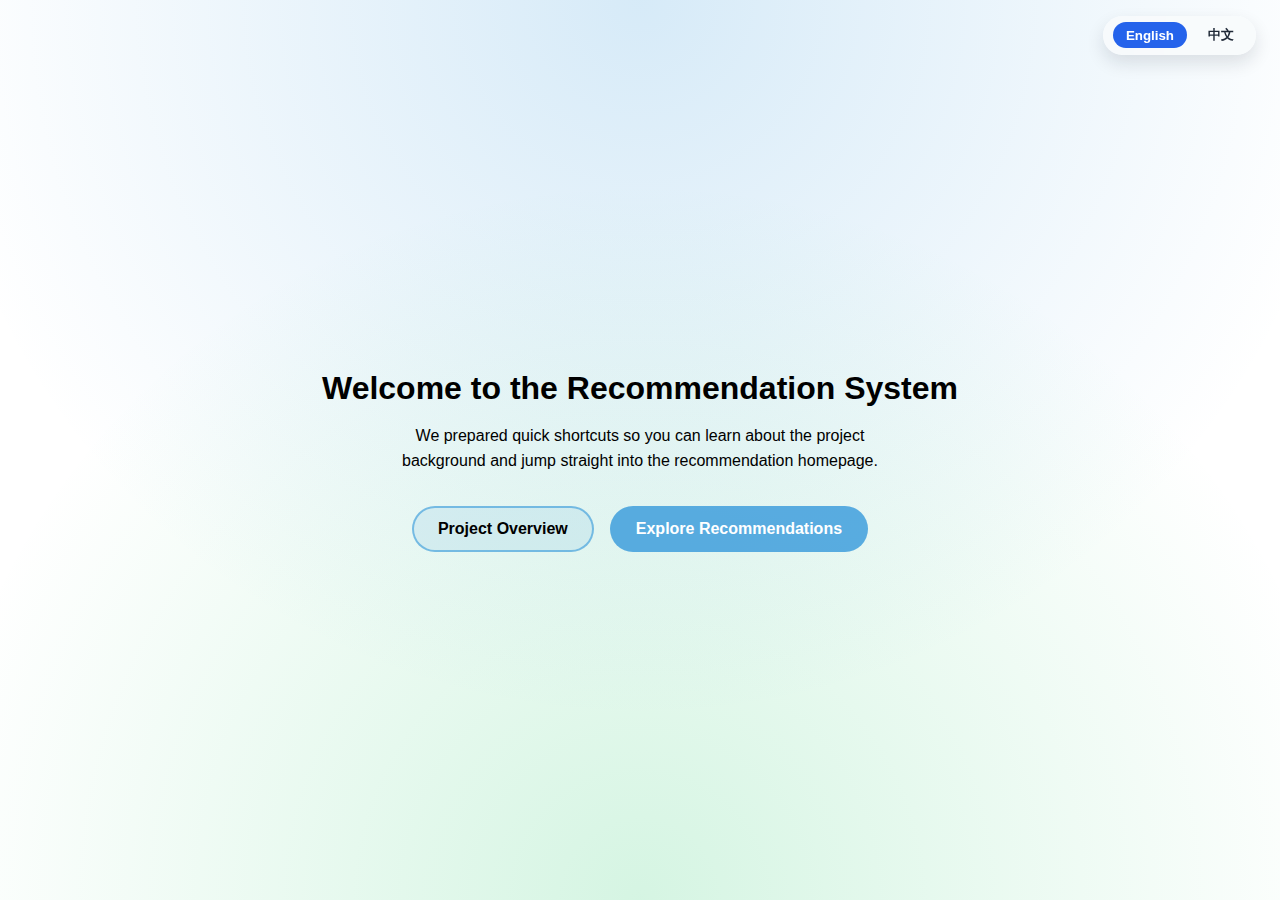
<file: index.html>
<!DOCTYPE html>
<html lang="en" data-lang="en">
<head>
  <meta charset="UTF-8">
  <meta name="viewport" content="width=device-width, initial-scale=1.0">
  <title>Quick Access</title>
  <script src="lang-toggle.js" defer></script>
  <style>
    :root {
      color-scheme: light dark;
      font-family: -apple-system, BlinkMacSystemFont, "Segoe UI", "Helvetica Neue", Arial, "Noto Sans", sans-serif;
    }

    body {
      margin: 0;
      display: flex;
      flex-direction: column;
      align-items: center;
      justify-content: center;
      min-height: 100vh;
      background: radial-gradient(circle at top, rgba(52, 152, 219, 0.2), transparent 65%),
                  radial-gradient(circle at bottom, rgba(46, 204, 113, 0.2), transparent 65%);
      text-align: center;
    }

    h1 {
      margin-bottom: 0.5em;
    }

    p {
      margin-top: 0;
      margin-bottom: 2em;
      max-width: 32rem;
      line-height: 1.6;
    }

    .actions {
      display: flex;
      gap: 1rem;
      flex-wrap: wrap;
      justify-content: center;
    }

    a {
      text-decoration: none;
      color: inherit;
    }

    .button {
      display: inline-flex;
      align-items: center;
      justify-content: center;
      padding: 0.75rem 1.5rem;
      border-radius: 999px;
      border: 2px solid rgba(52, 152, 219, 0.6);
      background: rgba(52, 152, 219, 0.1);
      transition: transform 0.2s ease, box-shadow 0.2s ease, background 0.2s ease;
      font-size: 1rem;
      font-weight: 600;
    }

    .button.primary {
      background: rgba(52, 152, 219, 0.8);
      color: #fff;
      border-color: transparent;
    }

    .button:hover,
    .button:focus-visible {
      transform: translateY(-2px);
      box-shadow: 0 12px 24px rgba(0, 0, 0, 0.12);
      background: rgba(52, 152, 219, 0.2);
      border-color: rgba(52, 152, 219, 0.8);
      outline: none;
    }

    .button.primary:hover,
    .button.primary:focus-visible {
      background: rgba(41, 128, 185, 0.9);
    }
  </style>
</head>
<body>
  <div class="language-switcher" data-i18n-ignore>
    <button type="button" data-lang="en" aria-pressed="true" class="active">English</button>
    <button type="button" data-lang="zh" aria-pressed="false">中文</button>
  </div>
  <h1>Welcome to the Recommendation System 推荐系统欢迎你</h1>
  <p>We prepared quick shortcuts so you can learn about the project background and jump straight into the recommendation homepage. 我们为你准备了快速入口，方便了解项目背景并直接体验推荐主页。</p>
  <div class="actions">
    <a class="button" href="intro/about.html">Project Overview 项目简介</a>
    <a class="button primary" href="app/index.html">Explore Recommendations 进入推荐主页</a>
  </div>
</body>
</html>
</file>
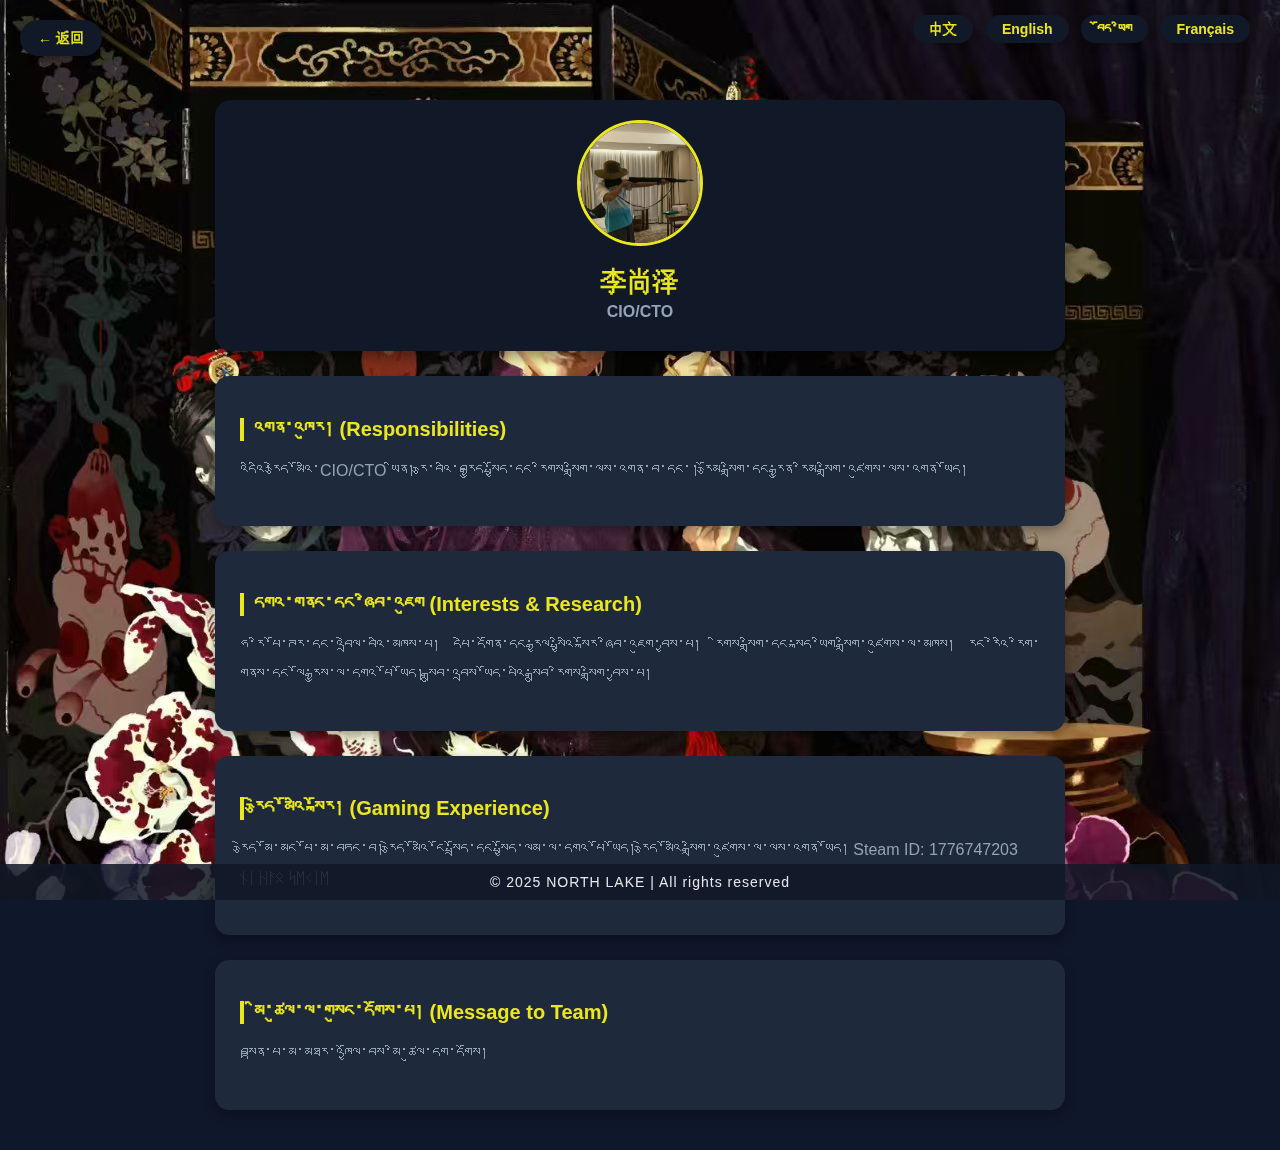
<file: intro/about/LiShangze_bo.html>
<!DOCTYPE html>
<html lang="bo">
<head>
  <meta charset="UTF-8">
  <title>李尚泽 - རྒྱལ་སྤྱིའི་སྐོར། (Alan - Profile)</title>
  <meta name="viewport" content="width=device-width, initial-scale=1" />
  <style>
    :root {
      --bg: #0f172a;
      --card: #111827;
      --text: #e5e7eb;
      --accent: hwb(59 12% 8%);
      --muted: #94a3b8;
    }
    body {
      margin: 0;
      font-family: "Microsoft Yahei", sans-serif;
      background: var(--bg);
      color: var(--text);
      overflow-x: hidden;
      position: relative;
    }
    body::before {
      content: "";
      position: fixed;
      top: 0; left: 0; width: 100vw; height: 100vh;
      z-index: -1;
      background: url('../images/李尚泽bg.jpg') no-repeat center top;
      background-size: 100% auto;
      will-change: transform;
      pointer-events: none;
      transform: translateY(var(--parallax-y, 0));
    }
    .back {
      position: fixed;
      top: 20px;
      left: 20px;
      background: var(--card);
      color: var(--accent);
      padding: 10px 18px;
      border-radius: 50px;
      text-decoration: none;
      font-size: 14px;
      font-weight: bold;
      transition: all 0.3s ease;
      box-shadow: 0 3px 8px rgba(0,0,0,0.4);
      overflow: hidden;
    }
    .back::before {
      content: "";
      position: absolute;
      top: 0; left: -100%;
      width: 100%; height: 100%;
      background: var(--accent);
      transition: all 0.3s ease;
      z-index: -1;
    }
    .back:hover {
      color: #fff;
      transform: translateX(3px);
    }
    .back:hover::before {
      left: 0;
    }
    .container {
      max-width: 850px;
      margin: 100px auto 40px auto;
      display: flex;
      flex-direction: column;
      gap: 25px;
      animation: fadeIn 1.2s ease;
    }
    .profile {
      background: var(--card);
      padding: 20px;
      border-radius: 16px;
      box-shadow: 0 6px 16px rgba(0,0,0,0.45);
      text-align: center;
    }
    .profile img {
      width: 120px;
      height: 120px;
      border-radius: 50%;
      border: 3px solid var(--accent);
      margin-bottom: 12px;
      animation: glow 2.5s infinite ease-in-out;
    }
    h1 {
      margin: 5px 0;
      font-size: 26px;
      color: var(--accent);
    }
    h3 {
      margin: 5px 0 10px;
      font-size: 16px;
      color: var(--muted);
    }
    .card {
      background: #1e293b;
      padding: 25px;
      border-radius: 14px;
      box-shadow: 0 4px 12px rgba(0,0,0,0.35);
      transition: transform 0.3s ease, box-shadow 0.3s ease;
    }
    .card:hover {
      transform: translateY(-6px);
      box-shadow: 0 8px 20px rgba(0,0,0,0.45);
    }
    .card h2 {
      font-size: 20px;
      margin-bottom: 12px;
      color: var(--accent);
      border-left: 4px solid var(--accent);
      padding-left: 10px;
    }
    .card p {
      line-height: 1.8;
      font-size: 16px;
      color: var(--muted);
      text-align: justify;
    }
    @keyframes glow {
      0%, 100% {
        box-shadow: 0 0 12px var(--accent), 0 0 24px rgba(34,197,94,0.3);
      }
      50% {
        box-shadow: 0 0 20px var(--accent), 0 0 40px rgba(34,197,94,0.6);
      }
    }
    @keyframes fadeIn {
      from {
        opacity: 0;
        transform: translateY(20px);
      }
      to {
        opacity: 1;
        transform: translateY(0);
      }
    }
  </style>
  <script>
    window.addEventListener('scroll', function() {
      var scrolled = window.scrollY;
      document.body.style.setProperty('--parallax-y', -(scrolled * 0.1) + 'px');
    });
    document.addEventListener('DOMContentLoaded', function() {
      document.body.style.setProperty('--parallax-y', '0px');
    });
  </script>
</head>
<body>
  <!-- 返回按钮 -->
  <a href="../about.html" class="back">← 返回</a>
  <!-- Language Switch Buttons -->
  <div style="position:fixed;top:20px;right:30px;z-index:20;">
  <a href="李尚泽.html" style="margin-right:8px;padding:6px 16px;background:var(--card);color:var(--accent);border-radius:20px;text-decoration:none;font-size:14px;font-weight:bold;box-shadow:0 2px 6px rgba(0,0,0,0.18);transition:all 0.2s;">中文</a>
  <a href="LiShangze_en.html" style="margin-right:8px;padding:6px 16px;background:var(--card);color:var(--accent);border-radius:20px;text-decoration:none;font-size:14px;font-weight:bold;box-shadow:0 2px 6px rgba(0,0,0,0.18);transition:all 0.2s;">English</a>
  <a href="LiShangze_bo.html" style="margin-right:8px;padding:6px 16px;background:var(--card);color:var(--accent);border-radius:20px;text-decoration:none;font-size:14px;font-weight:bold;box-shadow:0 2px 6px rgba(0,0,0,0.18);transition:all 0.2s;">བོད་ཡིག</a>
  <a href="LiShangze_fr.html" style="padding:6px 16px;background:var(--card);color:var(--accent);border-radius:20px;text-decoration:none;font-size:14px;font-weight:bold;box-shadow:0 2px 6px rgba(0,0,0,0.18);transition:all 0.2s;">Français</a>
  </div>
  <div class="container">
    <div class="profile">
      <img src="../images/李尚泽.jpg" alt="ཨ་ལན་">
      <h1>李尚泽</h1>
      <h3>CIO/CTO</h3>
    </div>
    <div class="card">
      <h2>འགན་འཁུར། (Responsibilities)</h2>
      <p>
        འདིའི་རྩེད་མོའི་CIO/CTO ཡིན། རྩ་བའི་བརྒྱུད་སྤྱོད་དང་རིགས་སྒྲིག་ལས་འགན་བ་དང་། རྩོམ་སྒྲིག་དང་རྒྱུན་རིམ་སྒྲིག་འཛུགས་ལས་འགན་ཡོད།
      </p>
    </div>
    <div class="card">
      <h2>དགའ་གནང་དང་ཞིབ་འཇུག (Interests & Research)</h2>
      <p>
        ཧ་རི་པོ་ཊར་དང་འབྲེལ་བའི་མཁས་པ། དཔེ་དགོན་དང་རྒྱལ་སྤྱིའི་སྐོར་ཞིབ་འཇུག་བྱས་པ། རིགས་སྒྲིག་དང་སྐད་ཡིག་སྒྲིག་འཛུགས་ལ་མཁས།
        རང་རེའི་རིག་གནས་དང་ལོ་རྒྱུས་ལ་དགའ་པོ་ཡོད། སྒྲུབ་འབྲས་ཡོད་པའི་སྒྲུབ་རིགས་སྒྲིག་བྱས་པ།
      </p>
    </div>
    <div class="card">
      <h2>རྩེད་མོའི་སྐོར། (Gaming Experience)</h2>
      <p>
        རྩེད་མོ་མང་པོ་མ་བཏང་བ། རྩེད་མོའི་ངོ་སྤྲོད་དང་སྤྱོད་ལམ་ལ་དགའ་པོ་ཡོད། རྩེད་མོའི་སྒྲིག་འཛུགས་ལ་ལས་འགན་ཡོད།
        Steam ID: 1776747203<br>
        ᚾᛁ ᚺᚨᛟ ᛋᛖᚲᛁᛖ
      </p>
    </div>
    <div class="card">
      <h2>མི་ཚུལ་ལ་གསུང་དགོས་པ། (Message to Team)</h2>
      <p>
        བསྟན་པ་མ་མཐར་འཁྱོལ་བས་མི་ཚུལ་དག་དགོས།
      </p>
    </div>
  </div>
  <footer style="width:100vw;position:fixed;bottom:0;left:0;background:rgba(17,24,39,0.85);color:#e5e7eb;text-align:center;padding:10px 0;font-size:14px;z-index:10;letter-spacing:1px;">
    © 2025 NORTH LAKE | All rights reserved
  </footer>

      <!-- 背景音乐 -->
  <audio id="bgm" src="../musics/Rusty Lake Family Tune.mp3" autoplay loop muted></audio>
  <script>
    // 等待页面加载后尝试解除静音播放
    window.addEventListener("load", function () {
      const audio = document.getElementById("bgm");
      // 延时解除静音，确保浏览器允许
      setTimeout(() => {
        audio.muted = false;
        audio.play().catch(err => {
          console.log("自动播放被拦截，需手动交互：", err);
        });
      }, 500);
    });
  </script>
</body>
</html>
</file>
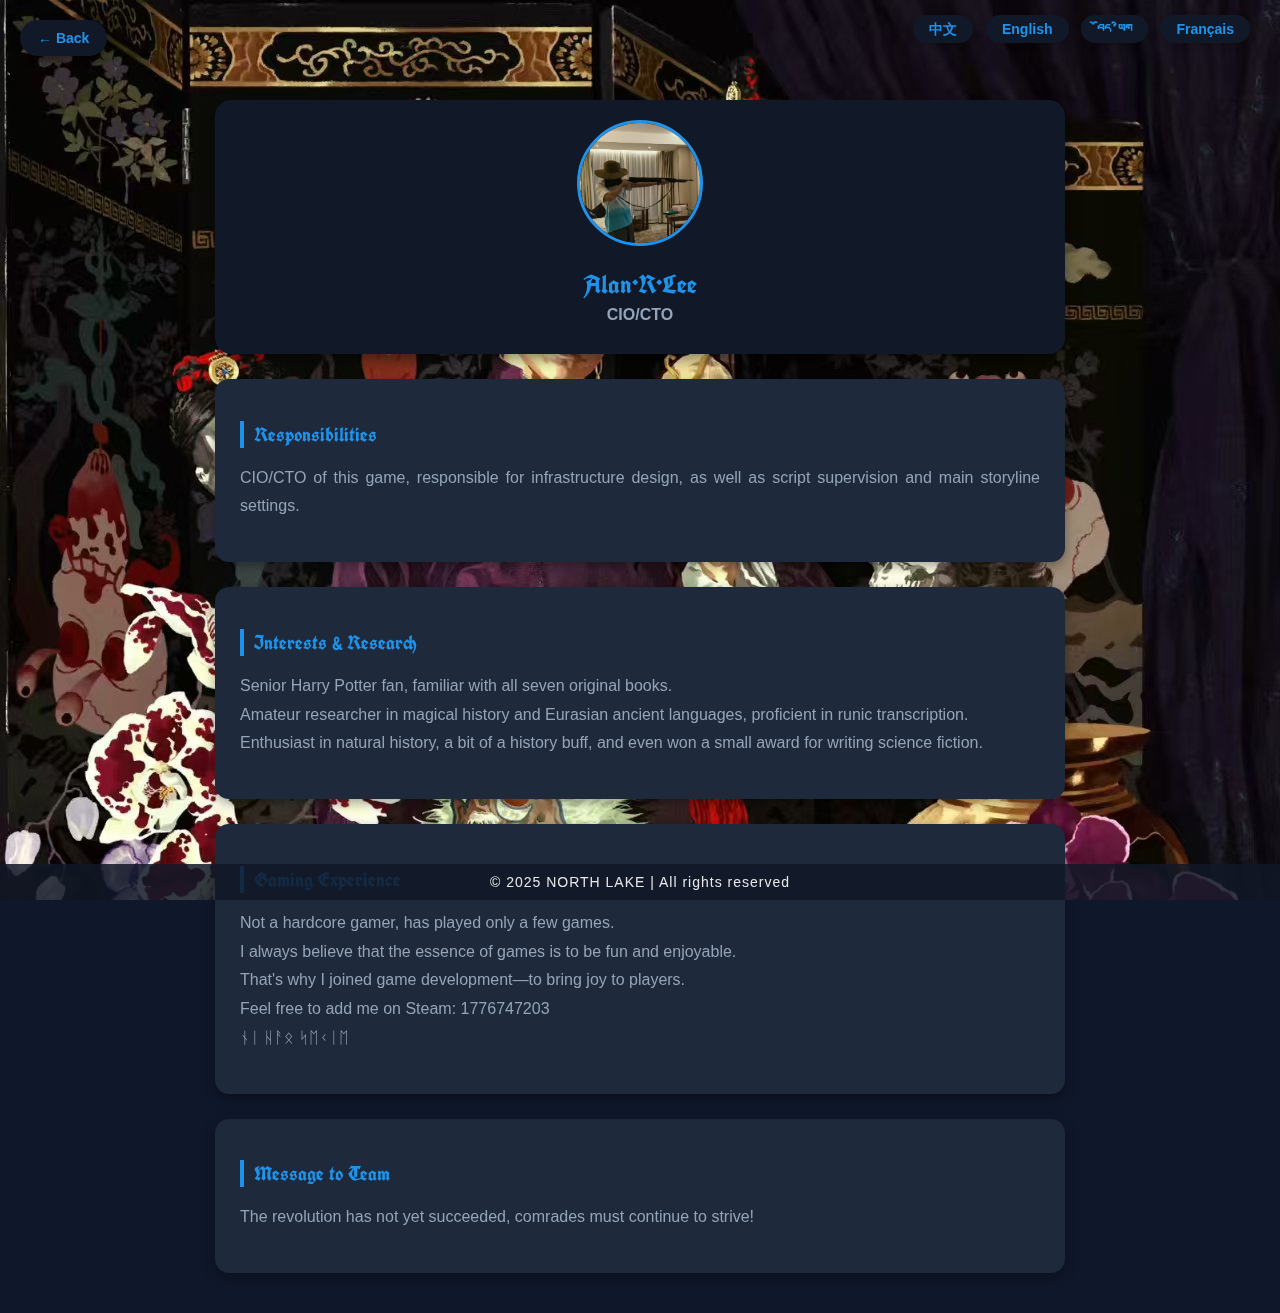
<file: intro/about/LiShangze_en.html>
<!DOCTYPE html>
<html lang="en">
<head>
  <meta charset="UTF-8">
  <title>Alan - Profile</title>
  <meta name="viewport" content="width=device-width, initial-scale=1" />
  <style>
  @import url('https://fonts.googleapis.com/css2?family=UnifrakturCook:wght@700&display=swap');
    :root {
      --bg: #0f172a;
      --card: #111827;
      --text: #e5e7eb;
      --accent: hsl(206, 83%, 52%);
      --muted: #94a3b8;
    }
    body {
      margin: 0;
      font-family: "Microsoft Yahei", sans-serif;
      background: var(--bg);
      color: var(--text);
      overflow-x: hidden;
      position: relative;
    }
    body::before {
      content: "";
      position: fixed;
      top: 0; left: 0; width: 100vw; height: 100vh;
      z-index: -1;
      background: url('../images/李尚泽bg.jpg') no-repeat center top;
      background-size: 100% auto;
      will-change: transform;
      pointer-events: none;
      transform: translateY(var(--parallax-y, 0));
    }
    .back {
      position: fixed;
      top: 20px;
      left: 20px;
      background: var(--card);
      color: var(--accent);
      padding: 10px 18px;
      border-radius: 50px;
      text-decoration: none;
      font-size: 14px;
      font-weight: bold;
      transition: all 0.3s ease;
      box-shadow: 0 3px 8px rgba(0,0,0,0.4);
      overflow: hidden;
    }
    .back::before {
      content: "";
      position: absolute;
      top: 0; left: -100%;
      width: 100%; height: 100%;
      background: var(--accent);
      transition: all 0.3s ease;
      z-index: -1;
    }
    .back:hover {
      color: #fff;
      transform: translateX(3px);
    }
    .back:hover::before {
      left: 0;
    }
    .container {
      max-width: 850px;
      margin: 100px auto 40px auto;
      display: flex;
      flex-direction: column;
      gap: 25px;
      animation: fadeIn 1.2s ease;
    }
    .profile {
      background: var(--card);
      padding: 20px;
      border-radius: 16px;
      box-shadow: 0 6px 16px rgba(0,0,0,0.45);
      text-align: center;
    }
    .profile img {
      width: 120px;
      height: 120px;
      border-radius: 50%;
      border: 3px solid var(--accent);
      margin-bottom: 12px;
      animation: glow 2.5s infinite ease-in-out;
    }
    h1 {
      margin: 5px 0;
      font-size: 26px;
      color: var(--accent);
    }
    h3 {
      margin: 5px 0 10px;
      font-size: 16px;
      color: var(--muted);
    }
    .card {
      background: #1e293b;
      padding: 25px;
      border-radius: 14px;
      box-shadow: 0 4px 12px rgba(0,0,0,0.35);
      transition: transform 0.3s ease, box-shadow 0.3s ease;
    }
    .card:hover {
      transform: translateY(-6px);
      box-shadow: 0 8px 20px rgba(0,0,0,0.45);
    }
    .card h2 {
  font-size: 20px;
  margin-bottom: 12px;
  color: var(--accent);
  border-left: 4px solid var(--accent);
  padding-left: 10px;
  font-family: 'UnifrakturCook', 'UnifrakturMaguntia', 'Old English Text MT', 'Gothic', 'Blackletter', serif;
    }
    .card p {
      line-height: 1.8;
      font-size: 16px;
      color: var(--muted);
      text-align: justify;
    }
    @keyframes glow {
      0%, 100% {
        box-shadow: 0 0 12px var(--accent), 0 0 24px rgba(34,197,94,0.3);
      }
      50% {
        box-shadow: 0 0 20px var(--accent), 0 0 40px rgba(34,197,94,0.6);
      }
    }
    @keyframes fadeIn {
      from {
        opacity: 0;
        transform: translateY(20px);
      }
      to {
        opacity: 1;
        transform: translateY(0);
      }
    }
  </style>
  <script>
    window.addEventListener('scroll', function() {
      var scrolled = window.scrollY;
      document.body.style.setProperty('--parallax-y', -(scrolled * 0.1) + 'px');
    });
    document.addEventListener('DOMContentLoaded', function() {
      document.body.style.setProperty('--parallax-y', '0px');
    });
  </script>
</head>
<body>
  <!-- Language Switch Buttons -->
  <div style="position:fixed;top:20px;right:30px;z-index:20;">
  <a href="李尚泽.html" style="margin-right:8px;padding:6px 16px;background:var(--card);color:var(--accent);border-radius:20px;text-decoration:none;font-size:14px;font-weight:bold;box-shadow:0 2px 6px rgba(0,0,0,0.18);transition:all 0.2s;">中文</a>
  <a href="LiShangze_en.html" style="margin-right:8px;padding:6px 16px;background:var(--card);color:var(--accent);border-radius:20px;text-decoration:none;font-size:14px;font-weight:bold;box-shadow:0 2px 6px rgba(0,0,0,0.18);transition:all 0.2s;">English</a>
  <a href="LiShangze_bo.html" style="margin-right:8px;padding:6px 16px;background:var(--card);color:var(--accent);border-radius:20px;text-decoration:none;font-size:14px;font-weight:bold;box-shadow:0 2px 6px rgba(0,0,0,0.18);transition:all 0.2s;">བོད་ཡིག</a>
  <a href="LiShangze_fr.html" style="padding:6px 16px;background:var(--card);color:var(--accent);border-radius:20px;text-decoration:none;font-size:14px;font-weight:bold;box-shadow:0 2px 6px rgba(0,0,0,0.18);transition:all 0.2s;">Français</a>
  </div>
  <a href="../about.html" class="back">← Back</a>
  <div class="container">
    <div class="profile">
  <img src="../images/李尚泽.jpg" alt="Alan">
  <h1 style="font-family: 'UnifrakturCook', 'UnifrakturMaguntia', 'Old English Text MT', 'Gothic', 'Blackletter', serif;">Alan·R·Lee</h1>
      <h3>CIO/CTO</h3>
    </div>
    <div class="card">
      <h2>Responsibilities</h2>
      <p>
        CIO/CTO of this game, responsible for infrastructure design, as well as script supervision and main storyline settings.
      </p>
    </div>
    <div class="card">
      <h2>Interests & Research</h2>
      <p>
        Senior Harry Potter fan, familiar with all seven original books.<br>
        Amateur researcher in magical history and Eurasian ancient languages, proficient in runic transcription.<br>
        Enthusiast in natural history, a bit of a history buff, and even won a small award for writing science fiction.
      </p>
    </div>
    <div class="card">
      <h2>Gaming Experience</h2>
      <p>
        Not a hardcore gamer, has played only a few games.<br>
        I always believe that the essence of games is to be fun and enjoyable.<br>
        That's why I joined game development—to bring joy to players.<br>
        Feel free to add me on Steam: 1776747203<br>
        ᚾᛁ ᚺᚨᛟ ᛋᛖᚲᛁᛖ
      </p>
    </div>
    <div class="card">
      <h2>Message to Team</h2>
      <p>
        The revolution has not yet succeeded, comrades must continue to strive!
      </p>
    </div>
  </div>
  <footer style="width:100vw;position:fixed;bottom:0;left:0;background:rgba(17,24,39,0.85);color:#e5e7eb;text-align:center;padding:10px 0;font-size:14px;z-index:10;letter-spacing:1px;">
  © 2025 NORTH LAKE | All rights reserved
  </footer>

      <!-- 背景音乐 -->
  <audio id="bgm" src="../musics/Rusty Lake Family Tune.mp3" autoplay loop muted></audio>
  <script>
    // 等待页面加载后尝试解除静音播放
    window.addEventListener("load", function () {
      const audio = document.getElementById("bgm");
      // 延时解除静音，确保浏览器允许
      setTimeout(() => {
        audio.muted = false;
        audio.play().catch(err => {
          console.log("自动播放被拦截，需手动交互：", err);
        });
      }, 500);
    });
  </script>
</body>
</html>
</file>
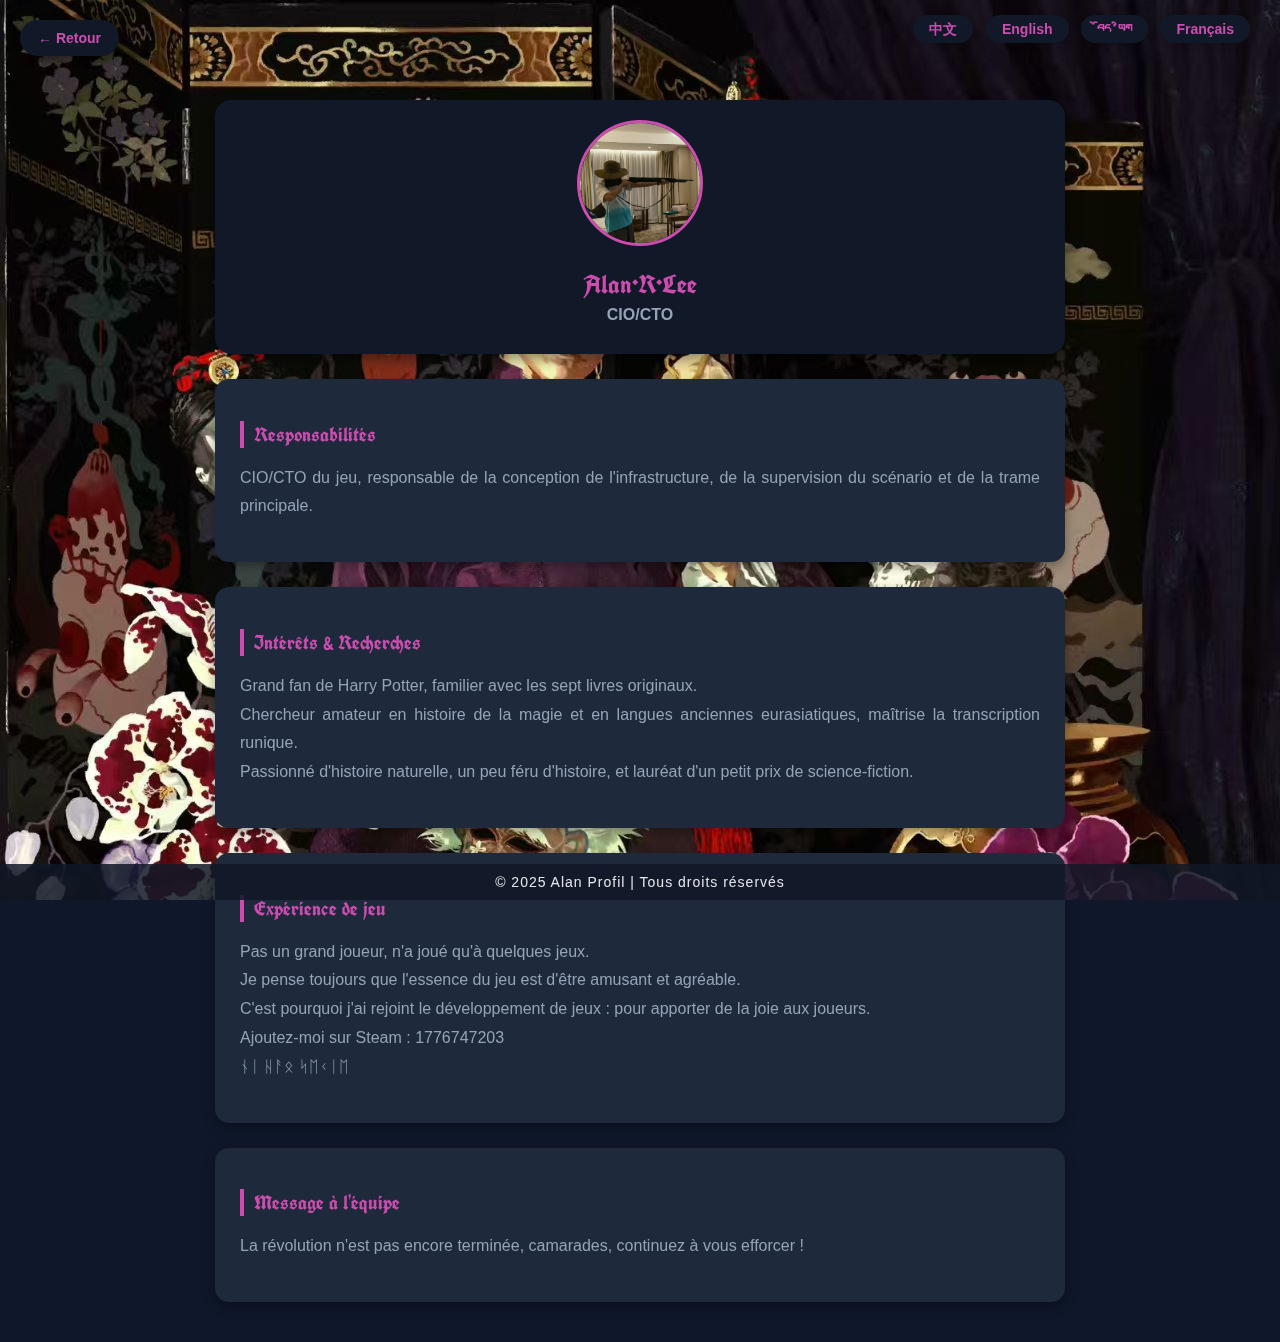
<file: intro/about/LiShangze_fr.html>
<!DOCTYPE html>
<html lang="fr">
<head>
  <meta charset="UTF-8">
  <title>Alan - Profil</title>
  <meta name="viewport" content="width=device-width, initial-scale=1" />
  <style>
    @import url('https://fonts.googleapis.com/css2?family=UnifrakturCook:wght@700&display=swap');
    :root {
      --bg: #0f172a;
      --card: #111827;
      --text: #e5e7eb;
      --accent: hsl(314, 55%, 55%);
      --muted: #94a3b8;
    }
    body {
      margin: 0;
      font-family: "Microsoft Yahei", sans-serif;
      background: var(--bg);
      color: var(--text);
      overflow-x: hidden;
      position: relative;
    }
    body::before {
      content: "";
      position: fixed;
      top: 0; left: 0; width: 100vw; height: 100vh;
      z-index: -1;
      background: url('../images/李尚泽bg.jpg') no-repeat center top;
      background-size: 100% auto;
      will-change: transform;
      pointer-events: none;
      transform: translateY(var(--parallax-y, 0));
    }
    .back {
      position: fixed;
      top: 20px;
      left: 20px;
      background: var(--card);
      color: var(--accent);
      padding: 10px 18px;
      border-radius: 50px;
      text-decoration: none;
      font-size: 14px;
      font-weight: bold;
      transition: all 0.3s ease;
      box-shadow: 0 3px 8px rgba(0,0,0,0.4);
      overflow: hidden;
    }
    .back::before {
      content: "";
      position: absolute;
      top: 0; left: -100%;
      width: 100%; height: 100%;
      background: var(--accent);
      transition: all 0.3s ease;
      z-index: -1;
    }
    .back:hover {
      color: #fff;
      transform: translateX(3px);
    }
    .back:hover::before {
      left: 0;
    }
    .container {
      max-width: 850px;
      margin: 100px auto 40px auto;
      display: flex;
      flex-direction: column;
      gap: 25px;
      animation: fadeIn 1.2s ease;
    }
    .profile {
      background: var(--card);
      padding: 20px;
      border-radius: 16px;
      box-shadow: 0 6px 16px rgba(0,0,0,0.45);
      text-align: center;
    }
    .profile img {
      width: 120px;
      height: 120px;
      border-radius: 50%;
      border: 3px solid var(--accent);
      margin-bottom: 12px;
      animation: glow 2.5s infinite ease-in-out;
    }
    h1 {
      margin: 5px 0;
      font-size: 26px;
      color: var(--accent);
      font-family: 'UnifrakturCook', 'UnifrakturMaguntia', 'Old English Text MT', 'Gothic', 'Blackletter', serif;
    }
    h3 {
      margin: 5px 0 10px;
      font-size: 16px;
      color: var(--muted);
    }
    .card {
      background: #1e293b;
      padding: 25px;
      border-radius: 14px;
      box-shadow: 0 4px 12px rgba(0,0,0,0.35);
      transition: transform 0.3s ease, box-shadow 0.3s ease;
    }
    .card:hover {
      transform: translateY(-6px);
      box-shadow: 0 8px 20px rgba(0,0,0,0.45);
    }
    .card h2 {
      font-size: 20px;
      margin-bottom: 12px;
      color: var(--accent);
      border-left: 4px solid var(--accent);
      padding-left: 10px;
      font-family: 'UnifrakturCook', 'UnifrakturMaguntia', 'Old English Text MT', 'Gothic', 'Blackletter', serif;
    }
    .card p {
      line-height: 1.8;
      font-size: 16px;
      color: var(--muted);
      text-align: justify;
    }
    @keyframes glow {
      0%, 100% {
        box-shadow: 0 0 12px var(--accent), 0 0 24px rgba(34,197,94,0.3);
      }
      50% {
        box-shadow: 0 0 20px var(--accent), 0 0 40px rgba(34,197,94,0.6);
      }
    }
    @keyframes fadeIn {
      from {
        opacity: 0;
        transform: translateY(20px);
      }
      to {
        opacity: 1;
        transform: translateY(0);
      }
    }
  </style>
  <script>
    window.addEventListener('scroll', function() {
      var scrolled = window.scrollY;
      document.body.style.setProperty('--parallax-y', -(scrolled * 0.1) + 'px');
    });
    document.addEventListener('DOMContentLoaded', function() {
      document.body.style.setProperty('--parallax-y', '0px');
    });
  </script>
</head>
<body>
  <!-- 返回按钮 -->
  <a href="../about.html" class="back">← Retour</a>
  <!-- Language Switch Buttons -->
  <div style="position:fixed;top:20px;right:30px;z-index:20;">
    <a href="李尚泽.html" style="margin-right:8px;padding:6px 16px;background:var(--card);color:var(--accent);border-radius:20px;text-decoration:none;font-size:14px;font-weight:bold;box-shadow:0 2px 6px rgba(0,0,0,0.18);transition:all 0.2s;">中文</a>
    <a href="LiShangze_en.html" style="margin-right:8px;padding:6px 16px;background:var(--card);color:var(--accent);border-radius:20px;text-decoration:none;font-size:14px;font-weight:bold;box-shadow:0 2px 6px rgba(0,0,0,0.18);transition:all 0.2s;">English</a>
    <a href="LiShangze_bo.html" style="margin-right:8px;padding:6px 16px;background:var(--card);color:var(--accent);border-radius:20px;text-decoration:none;font-size:14px;font-weight:bold;box-shadow:0 2px 6px rgba(0,0,0,0.18);transition:all 0.2s;">བོད་ཡིག</a>
    <a href="LiShangze_fr.html" style="padding:6px 16px;background:var(--card);color:var(--accent);border-radius:20px;text-decoration:none;font-size:14px;font-weight:bold;box-shadow:0 2px 6px rgba(0,0,0,0.18);transition:all 0.2s;">Français</a>
  </div>
  <div class="container">
    <div class="profile">
      <img src="../images/李尚泽.jpg" alt="Alan">
      <h1>Alan·R·Lee</h1>
      <h3>CIO/CTO</h3>
    </div>
    <div class="card">
      <h2>Responsabilités</h2>
      <p>
        CIO/CTO du jeu, responsable de la conception de l'infrastructure, de la supervision du scénario et de la trame principale.
      </p>
    </div>
    <div class="card">
      <h2>Intérêts & Recherches</h2>
      <p>
        Grand fan de Harry Potter, familier avec les sept livres originaux.<br>
        Chercheur amateur en histoire de la magie et en langues anciennes eurasiatiques, maîtrise la transcription runique.<br>
        Passionné d'histoire naturelle, un peu féru d'histoire, et lauréat d'un petit prix de science-fiction.
      </p>
    </div>
    <div class="card">
      <h2>Expérience de jeu</h2>
      <p>
        Pas un grand joueur, n'a joué qu'à quelques jeux.<br>
        Je pense toujours que l'essence du jeu est d'être amusant et agréable.<br>
        C'est pourquoi j'ai rejoint le développement de jeux : pour apporter de la joie aux joueurs.<br>
        Ajoutez-moi sur Steam : 1776747203<br>
        ᚾᛁ ᚺᚨᛟ ᛋᛖᚲᛁᛖ
      </p>
    </div>
    <div class="card">
      <h2>Message à l'équipe</h2>
      <p>
        La révolution n'est pas encore terminée, camarades, continuez à vous efforcer !
      </p>
    </div>
  </div>
  <footer style="width:100vw;position:fixed;bottom:0;left:0;background:rgba(17,24,39,0.85);color:#e5e7eb;text-align:center;padding:10px 0;font-size:14px;z-index:10;letter-spacing:1px;">
    © 2025 Alan Profil | Tous droits réservés
  </footer>

      <!-- 背景音乐 -->
  <audio id="bgm" src="../musics/Rusty Lake Family Tune.mp3" autoplay loop muted></audio>
  <script>
    // 等待页面加载后尝试解除静音播放
    window.addEventListener("load", function () {
      const audio = document.getElementById("bgm");
      // 延时解除静音，确保浏览器允许
      setTimeout(() => {
        audio.muted = false;
        audio.play().catch(err => {
          console.log("自动播放被拦截，需手动交互：", err);
        });
      }, 500);
    });
  </script>
</body>
</html>
</file>
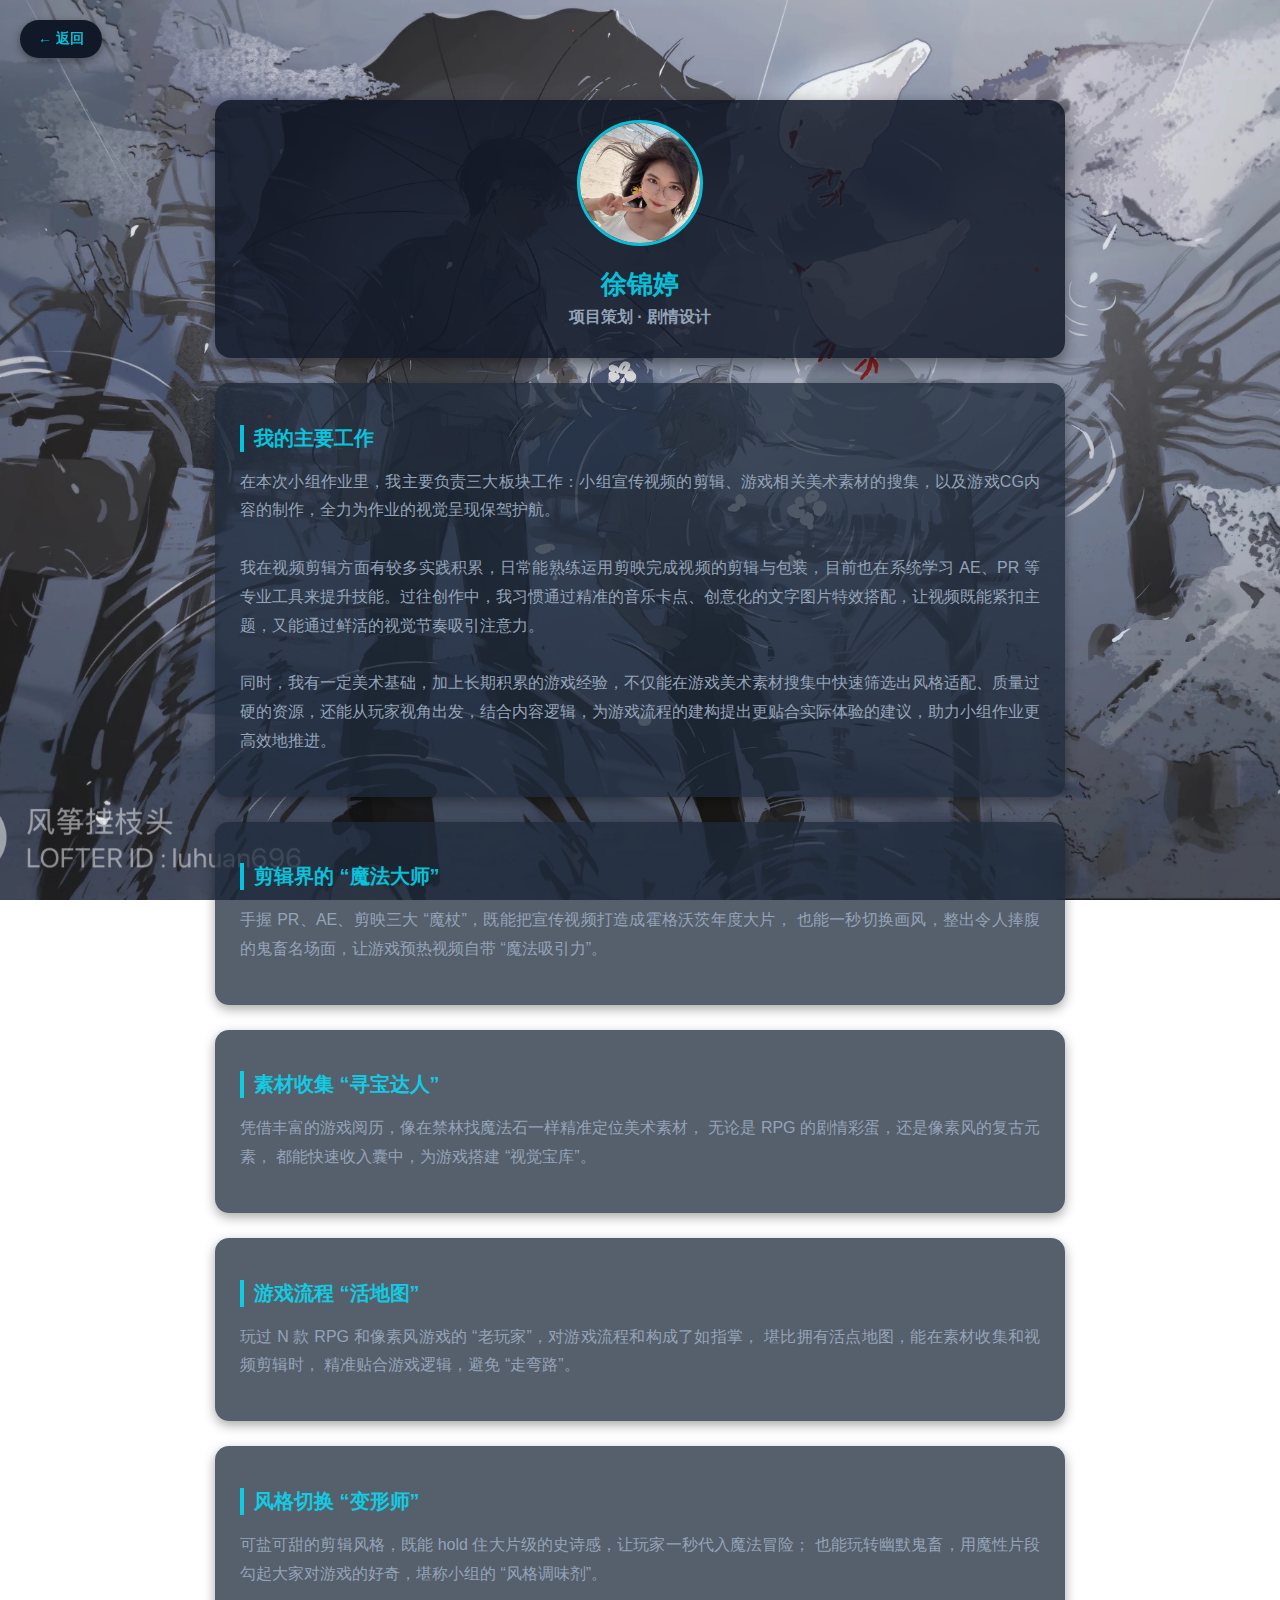
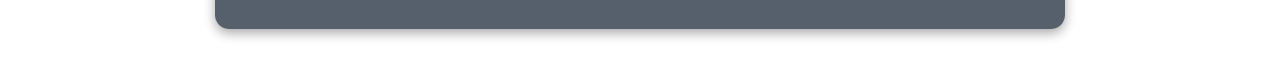
<file: intro/about/徐锦婷.html>
<!DOCTYPE html>
<html lang="zh">
<head>
  <meta charset="UTF-8">
  <title>徐锦婷 - 个人介绍</title>
  <meta name="viewport" content="width=device-width, initial-scale=1" />
  <style>
    :root {
      --bg: #0f172a;
      --card: #111827;
      --text: #e5e7eb;
      --accent: #00e5ffcf;
      --muted: #94a3b8;
    }
  body {
    margin: 0;
    font-family: "Microsoft Yahei", sans-serif;
    background: url("../images/徐锦婷bg.jpg") no-repeat center center fixed;
    background-size: cover;
    color: var(--text);
    overflow-x: hidden;
  }

    /* 返回按钮 */
    .back {
      position: fixed;
      top: 20px;
      left: 20px;
      background: var(--card);
      color: var(--accent);
      padding: 10px 18px;
      border-radius: 50px;
      text-decoration: none;
      font-size: 14px;
      font-weight: bold;
      transition: all 0.3s ease;
      box-shadow: 0 3px 8px rgba(0,0,0,0.4);
      overflow: hidden;
    }
    .back::before {
      content: "";
      position: absolute;
      top: 0; left: -100%;
      width: 100%; height: 100%;
      background: var(--accent);
      transition: all 0.3s ease;
      z-index: -1;
    }
    .back:hover {
      color: #fff;
      transform: translateX(3px);
    }
    .back:hover::before {
      left: 0;
    }

    /* 内容整体 */
    .container {
      max-width: 850px;
      margin: 100px auto 40px auto;
      display: flex;
      flex-direction: column;
      gap: 25px;
      animation: fadeIn 1.2s ease;
    }

    /* 头像卡片 */
.profile {
  background: rgba(17, 24, 39, 0.85); /* 原本 var(--card) #111827，透明度0.8 */
  padding: 20px;
  border-radius: 16px;
  box-shadow: 0 6px 16px rgba(0,0,0,0.45);
  text-align: center;
}
    .profile img {
      width: 120px;
      height: 120px;
      border-radius: 50%;
      border: 3px solid var(--accent);
      margin-bottom: 12px;
      animation: glow 2.5s infinite ease-in-out;
    }
    h1 {
      margin: 5px 0;
      font-size: 26px;
      color: var(--accent);
    }
    h3 {
      margin: 5px 0 10px;
      font-size: 16px;
      color: var(--muted);
    }

    /* 简介模块 */
.card {
  background: rgba(30, 41, 59, 0.75); /* 原本 #1e293b，透明度0.7 */
  padding: 25px;
  border-radius: 14px;
  box-shadow: 0 4px 12px rgba(0,0,0,0.35);
  transition: transform 0.3s ease, box-shadow 0.3s ease;
}
    .card:hover {
      transform: translateY(-6px);
      box-shadow: 0 8px 20px rgba(0,0,0,0.45);
    }
    .card h2 {
      font-size: 20px;
      margin-bottom: 12px;
      color: var(--accent);
      border-left: 4px solid var(--accent);
      padding-left: 10px;
    }
    .card p {
      line-height: 1.8;
      font-size: 16px;
      color: var(--muted);
      text-align: justify;
    }

    /* 动画 */
    @keyframes glow {
      0%, 100% {
        box-shadow: 0 0 12px var(--accent), 0 0 24px rgba(34,197,94,0.3);
      }
      50% {
        box-shadow: 0 0 20px var(--accent), 0 0 40px rgba(34,197,94,0.6);
      }
    }
    @keyframes fadeIn {
      from {
        opacity: 0;
        transform: translateY(20px);
      }
      to {
        opacity: 1;
        transform: translateY(0);
      }
    }
  </style>
</head>
<body>
  <!-- 返回按钮 -->
  <a href="../about.html" class="back">← 返回</a>

  <!-- 内容 -->
  <div class="container">
    <div class="profile">
      <img src="../images/徐锦婷1.jpg" alt="徐锦婷">
      <h1>徐锦婷</h1>
      <h3>项目策划 · 剧情设计</h3>
    </div>

    <div class="card">
      <h2>我的主要工作</h2>
      <p>
        在本次小组作业里，我主要负责三大板块工作：小组宣传视频的剪辑、游戏相关美术素材的搜集，以及游戏CG内容的制作，全力为作业的视觉呈现保驾护航。<br><br>

        我在视频剪辑方面有较多实践积累，日常能熟练运用剪映完成视频的剪辑与包装，目前也在系统学习 AE、PR 等专业工具来提升技能。过往创作中，我习惯通过精准的音乐卡点、创意化的文字图片特效搭配，让视频既能紧扣主题，又能通过鲜活的视觉节奏吸引注意力。<br><br>

        同时，我有一定美术基础，加上长期积累的游戏经验，不仅能在游戏美术素材搜集中快速筛选出风格适配、质量过硬的资源，还能从玩家视角出发，结合内容逻辑，为游戏流程的建构提出更贴合实际体验的建议，助力小组作业更高效地推进。
      </p>
    </div>

    <div class="card">
      <h2>剪辑界的 “魔法大师”</h2>
      <p>
        手握 PR、AE、剪映三大 “魔杖”，既能把宣传视频打造成霍格沃茨年度大片，
        也能一秒切换画风，整出令人捧腹的鬼畜名场面，让游戏预热视频自带 “魔法吸引力”。
      </p>
    </div>

    <div class="card">
      <h2>素材收集 “寻宝达人”</h2>
      <p>
        凭借丰富的游戏阅历，像在禁林找魔法石一样精准定位美术素材，
        无论是 RPG 的剧情彩蛋，还是像素风的复古元素，
        都能快速收入囊中，为游戏搭建 “视觉宝库”。
      </p>
    </div>

    <div class="card">
      <h2>游戏流程 “活地图”</h2>
      <p>
        玩过 N 款 RPG 和像素风游戏的 “老玩家”，对游戏流程和构成了如指掌，
        堪比拥有活点地图，能在素材收集和视频剪辑时，
        精准贴合游戏逻辑，避免 “走弯路”。
      </p>
    </div>

    <div class="card">
      <h2>风格切换 “变形师”</h2>
      <p>
        可盐可甜的剪辑风格，既能 hold 住大片级的史诗感，让玩家一秒代入魔法冒险；
        也能玩转幽默鬼畜，用魔性片段勾起大家对游戏的好奇，堪称小组的 “风格调味剂”。
      </p>
    </div>
  </div>

  <!-- 背景音乐 -->
  <audio id="bgm" src="../musics/YOU AND ME.mp3" autoplay loop muted></audio>
  <script>
    // 等待页面加载后尝试解除静音播放
    window.addEventListener("load", function () {
      const audio = document.getElementById("bgm");
      // 延时解除静音，确保浏览器允许
      setTimeout(() => {
        audio.muted = false;
        audio.play().catch(err => {
          console.log("自动播放被拦截，需手动交互：", err);
        });
      }, 500);
    });
  </script>

</body>
</html>
</file>
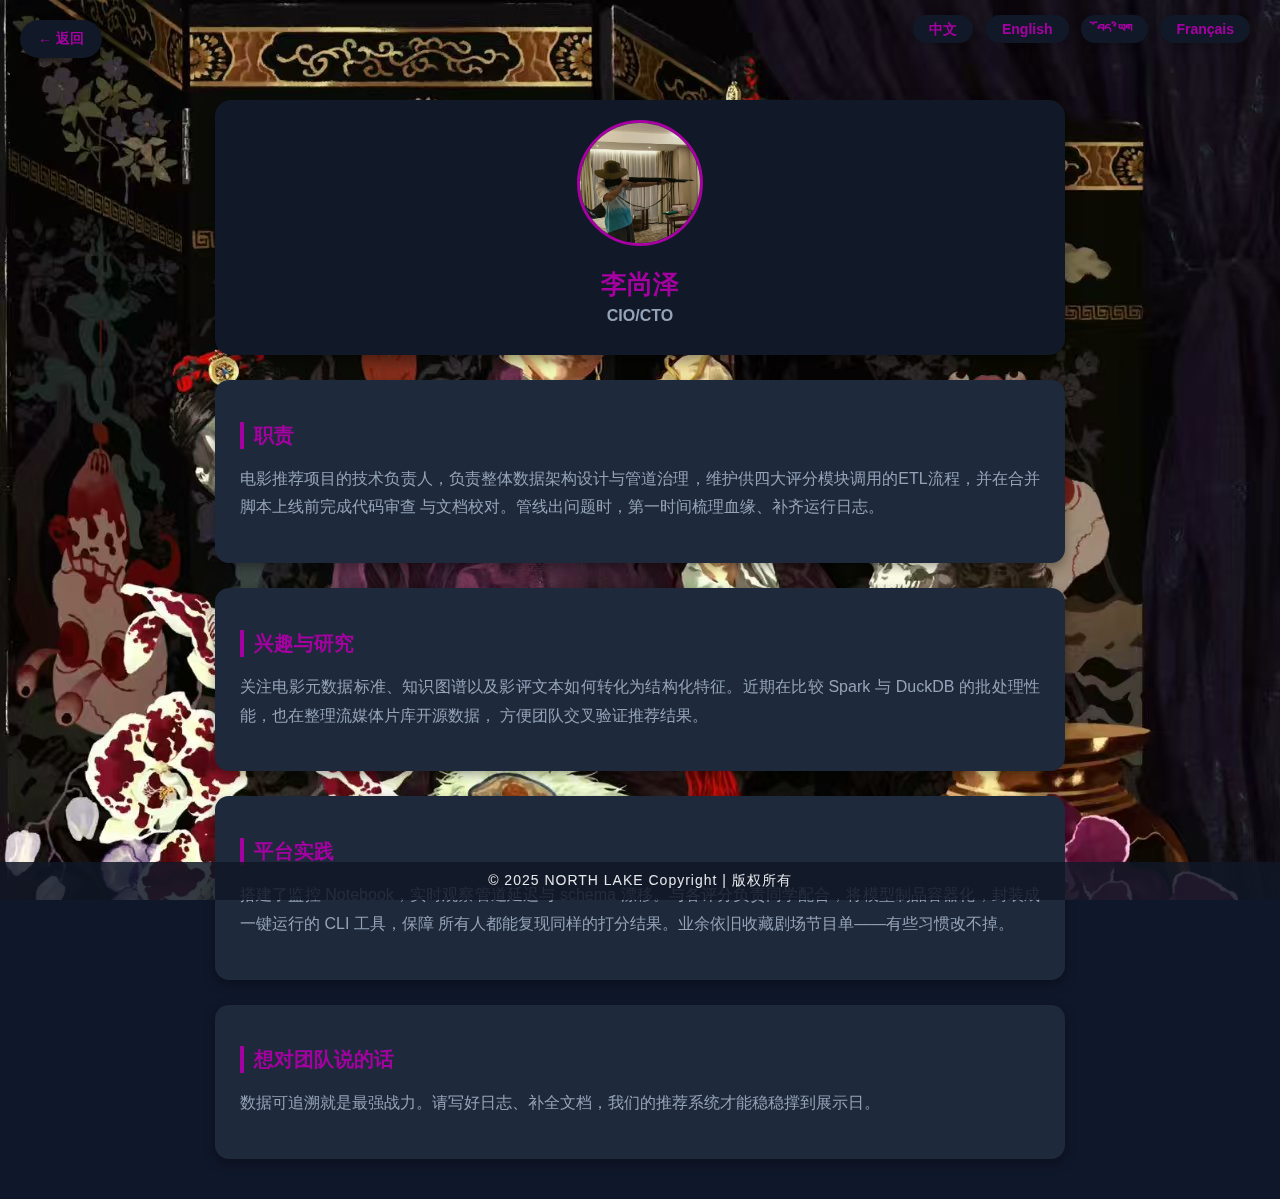
<file: intro/about/李尚泽.html>
<!DOCTYPE html>
<html lang="zh">
<head>
  <meta charset="UTF-8">
  <title>李尚泽 - 个人介绍</title>
  <meta name="viewport" content="width=device-width, initial-scale=1" />
  <style>
    :root {
      --bg: #0f172a;
      --card: #111827;
      --text: #e5e7eb;
      --accent: lab(38.42% 68.75 -42.65);
      --muted: #94a3b8;
    }
    body {
  margin: 0;
  font-family: "Microsoft Yahei", sans-serif;
  background: var(--bg);
  color: var(--text); 
  overflow-x: hidden;
  position: relative;
}

body::before {
  content: "";
  position: fixed;
  top: 0; left: 0; width: 100vw; height: 100vh;
  z-index: -1;
  background: url('../images/李尚泽bg.jpg') no-repeat center top;
  background-size: 100% auto;
  will-change: transform;
  pointer-events: none;
  transform: translateY(var(--parallax-y, 0));
}

    /* 返回按钮 */
    .back {
      position: fixed;
      top: 20px;
      left: 20px;
      background: var(--card);
      color: var(--accent);
      padding: 10px 18px;
      border-radius: 50px;
      text-decoration: none;
      font-size: 14px;
      font-weight: bold;
      transition: all 0.3s ease;
      box-shadow: 0 3px 8px rgba(0,0,0,0.4);
      overflow: hidden;
    }
    .back::before {
      content: "";
      position: absolute;
      top: 0; left: -100%;
      width: 100%; height: 100%;
      background: var(--accent);
      transition: all 0.3s ease;
      z-index: -1;
    }
    .back:hover {
      color: #fff;
      transform: translateX(3px);
    }
    .back:hover::before {
      left: 0;
    }

    /* 内容整体 */
    .container {
      max-width: 850px;
      margin: 100px auto 40px auto;
      display: flex;
      flex-direction: column;
      gap: 25px;
      animation: fadeIn 1.2s ease;
    }

    /* 头像卡片 */
    .profile {
      background: var(--card);
      padding: 20px;
      border-radius: 16px;
      box-shadow: 0 6px 16px rgba(0,0,0,0.45);
      text-align: center;
    }
    .profile img {
      width: 120px;
      height: 120px;
      border-radius: 50%;
      border: 3px solid var(--accent);
      margin-bottom: 12px;
      animation: glow 2.5s infinite ease-in-out;
    }
    h1 {
      margin: 5px 0;
      font-size: 26px;
      color: var(--accent);
    }
    h3 {
      margin: 5px 0 10px;
      font-size: 16px;
      color: var(--muted);
    }

    /* 卡片模块 */
    .card {
      background: #1e293b; 
      padding: 25px;
      border-radius: 14px;
      box-shadow: 0 4px 12px rgba(0,0,0,0.35);
      transition: transform 0.3s ease, box-shadow 0.3s ease;
    }
    .card:hover {
      transform: translateY(-6px);
      box-shadow: 0 8px 20px rgba(0,0,0,0.45);
    }
    .card h2 {
      font-size: 20px;
      margin-bottom: 12px;
      color: var(--accent);
      border-left: 4px solid var(--accent);
      padding-left: 10px;
    }
    .card p {
      line-height: 1.8;
      font-size: 16px;
      color: var(--muted);
      text-align: justify;
    }

    /* 动画 */
    @keyframes glow {
      0%, 100% {
        box-shadow: 0 0 12px var(--accent), 0 0 24px rgba(34,197,94,0.3);
      }
      50% {
        box-shadow: 0 0 20px var(--accent), 0 0 40px rgba(34,197,94,0.6);
      }
    }
    @keyframes fadeIn {
      from {
        opacity: 0;
        transform: translateY(20px);
      }
      to {
        opacity: 1;
        transform: translateY(0);
      }
    }
  </style>
  <script>
    // 视差滚动效果
    window.addEventListener('scroll', function() {
      var scrolled = window.scrollY;
      document.body.style.setProperty('--parallax-y', -(scrolled * 0.1) + 'px');
    });
    // 初始设置
    document.addEventListener('DOMContentLoaded', function() {
      document.body.style.setProperty('--parallax-y', '0px');
    });
  </script>
</head>
<body>
  <!-- 语言切换按钮 -->
  <div style="position:fixed;top:20px;right:30px;z-index:20;">
  <a href="李尚泽.html" style="margin-right:8px;padding:6px 16px;background:var(--card);color:var(--accent);border-radius:20px;text-decoration:none;font-size:14px;font-weight:bold;box-shadow:0 2px 6px rgba(0,0,0,0.18);transition:all 0.2s;">中文</a>
  <a href="LiShangze_en.html" style="margin-right:8px;padding:6px 16px;background:var(--card);color:var(--accent);border-radius:20px;text-decoration:none;font-size:14px;font-weight:bold;box-shadow:0 2px 6px rgba(0,0,0,0.18);transition:all 0.2s;">English</a>
  <a href="LiShangze_bo.html" style="margin-right:8px;padding:6px 16px;background:var(--card);color:var(--accent);border-radius:20px;text-decoration:none;font-size:14px;font-weight:bold;box-shadow:0 2px 6px rgba(0,0,0,0.18);transition:all 0.2s;">བོད་ཡིག</a>
  <a href="LiShangze_fr.html" style="padding:6px 16px;background:var(--card);color:var(--accent);border-radius:20px;text-decoration:none;font-size:14px;font-weight:bold;box-shadow:0 2px 6px rgba(0,0,0,0.18);transition:all 0.2s;">Français</a>
  </div>
  <!-- 返回按钮 -->
  <a href="../about.html" class="back">← 返回</a>

  <!-- 内容 -->
  <div class="container">
    <div class="profile">
      <img src="../images/李尚泽.jpg" alt="李尚泽">
  <h1>李尚泽</h1>
      <h3>CIO/CTO</h3>
    </div>
    <!-- 自我介绍分类模块 -->
    <div class="card">
      <h2>职责</h2>
      <p>
        电影推荐项目的技术负责人，负责整体数据架构设计与管道治理，维护供四大评分模块调用的ETL流程，并在合并脚本上线前完成代码审查
        与文档校对。管线出问题时，第一时间梳理血缘、补齐运行日志。
      </p>
    </div>

    <div class="card">
      <h2>兴趣与研究</h2>
      <p>
        关注电影元数据标准、知识图谱以及影评文本如何转化为结构化特征。近期在比较 Spark 与 DuckDB 的批处理性能，也在整理流媒体片库开源数据，
        方便团队交叉验证推荐结果。
      </p>
    </div>

    <div class="card">
      <h2>平台实践</h2>
      <p>
        搭建了监控 Notebook，实时观察管道延迟与 schema 漂移。与各评分负责同学配合，将模型制品容器化，封装成一键运行的 CLI 工具，保障
        所有人都能复现同样的打分结果。业余依旧收藏剧场节目单——有些习惯改不掉。
      </p>
    </div>

    <div class="card">
      <h2>想对团队说的话</h2>
      <p>
        数据可追溯就是最强战力。请写好日志、补全文档，我们的推荐系统才能稳稳撑到展示日。
      </p>
    </div>

  </div>

  <!-- 版权信息 -->
  <footer style="width:100vw;position:fixed;bottom:0;left:0;background:rgba(17,24,39,0.85);color:#e5e7eb;text-align:center;padding:10px 0;font-size:14px;z-index:10;letter-spacing:1px;">
    © 2025 NORTH LAKE Copyright | 版权所有
  </footer>


    <!-- 背景音乐 -->
  <audio id="bgm" src="../musics/Rusty Lake Family Tune.mp3" autoplay loop muted></audio>
  <script>
    // 等待页面加载后尝试解除静音播放
    window.addEventListener("load", function () {
      const audio = document.getElementById("bgm");
      // 延时解除静音，确保浏览器允许
      setTimeout(() => {
        audio.muted = false;
        audio.play().catch(err => {
          console.log("自动播放被拦截，需手动交互：", err);
        });
      }, 500);
    });
  </script>
</body>
</html>
</file>
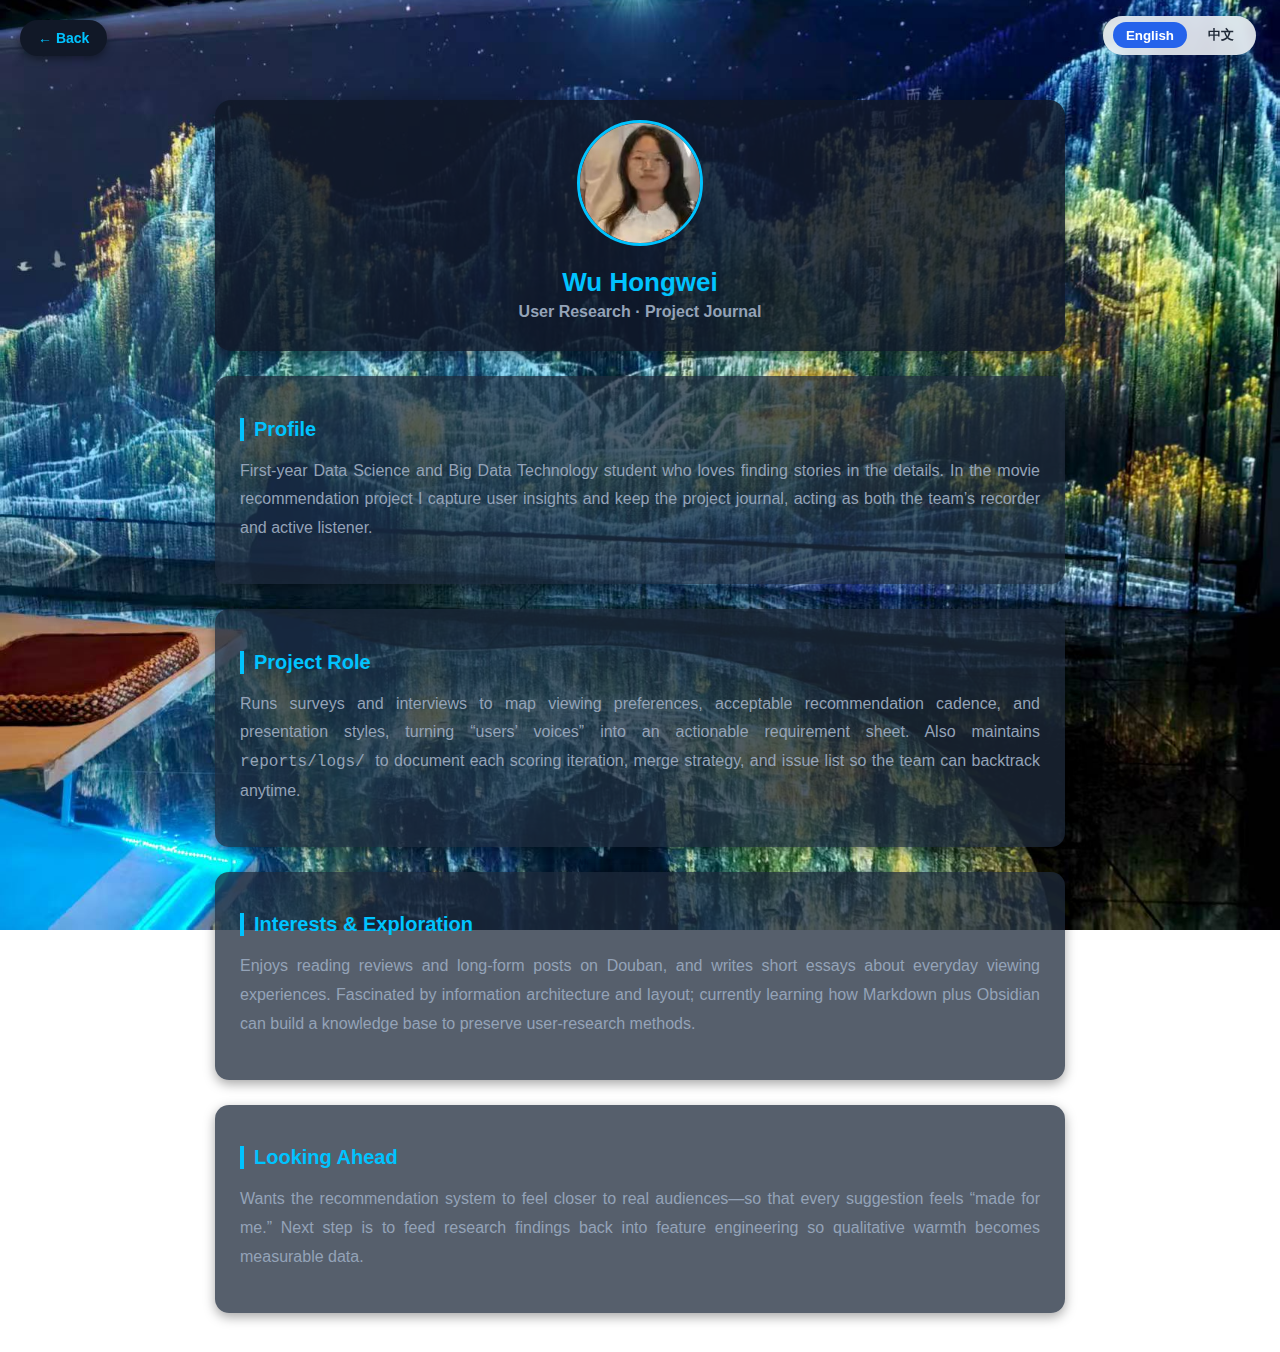
<file: intro/about/武红玮.html>
<!DOCTYPE html>
<html data-lang="en" lang="en">
 <head>
  <meta charset="utf-8"/>
  <title>
   Wu Hongwei &middot; User Research | 武红玮 &middot; 用户研究
  </title>
  <meta content="width=device-width, initial-scale=1" name="viewport">
   <script defer="" src="../../lang-toggle.js">
   </script>
   <style>
    :root {
      --bg: #0f172a;
      --card: #111827;
      --text: #e5e7eb;
      --accent: #00c3ff;
      --muted: #94a3b8;
    }
  body {
    margin: 0;
    font-family: "Microsoft Yahei", sans-serif;
    background: url("../images/武红玮bg.jpg") no-repeat center center fixed;
    background-size: cover;
    color: var(--text);
    overflow-x: hidden;
  }


    /* 返回按钮 */
    .back {
      position: fixed;
      top: 20px;
      left: 20px;
      background: var(--card);
      color: var(--accent);
      padding: 10px 18px;
      border-radius: 50px;
      text-decoration: none;
      font-size: 14px;
      font-weight: bold;
      transition: all 0.3s ease;
      box-shadow: 0 3px 8px rgba(0,0,0,0.4);
      overflow: hidden;
    }
    .back::before {
      content: "";
      position: absolute;
      top: 0; left: -100%;
      width: 100%; height: 100%;
      background: var(--accent);
      transition: all 0.3s ease;
      z-index: -1;
    }
    .back:hover {
      color: #fff;
      transform: translateX(3px);
    }
    .back:hover::before {
      left: 0;
    }

    /* 内容整体 */
    .container {
      max-width: 850px;
      margin: 100px auto 40px auto;
      display: flex;
      flex-direction: column;
      gap: 25px;
      animation: fadeIn 1.2s ease;
    }

    /* 头像卡片（缩短） */
.profile {
  background: rgba(17, 24, 39, 0.85); /* 原本 var(--card) #111827，透明度0.8 */
  padding: 20px;
  border-radius: 16px;
  box-shadow: 0 6px 16px rgba(0,0,0,0.45);
  text-align: center;
}
    .profile img {
      width: 120px;
      height: 120px;
      border-radius: 50%;
      border: 3px solid var(--accent);
      margin-bottom: 12px;
      animation: glow 2.5s infinite ease-in-out;
    }
    h1 {
      margin: 5px 0;
      font-size: 26px;
      color: var(--accent);
    }
    h3 {
      margin: 5px 0 10px;
      font-size: 16px;
      color: var(--muted);
    }

    /* 简介模块 */
.card {
  background: rgba(30, 41, 59, 0.75); /* 原本 #1e293b，透明度0.7 */
  padding: 25px;
  border-radius: 14px;
  box-shadow: 0 4px 12px rgba(0,0,0,0.35);
  transition: transform 0.3s ease, box-shadow 0.3s ease;
}
    .card:hover {
      transform: translateY(-6px);
      box-shadow: 0 8px 20px rgba(0,0,0,0.45);
    }
    .card h2 {
      font-size: 20px;
      margin-bottom: 12px;
      color: var(--accent);
      border-left: 4px solid var(--accent);
      padding-left: 10px;
    }
    .card p {
      line-height: 1.8;
      font-size: 16px;
      color: var(--muted);
      text-align: justify;
    }

    /* 动画 */
    @keyframes glow {
      0%, 100% {
        box-shadow: 0 0 12px var(--accent), 0 0 24px rgba(34,197,94,0.3);
      }
      50% {
        box-shadow: 0 0 20px var(--accent), 0 0 40px rgba(34,197,94,0.6);
      }
    }
    @keyframes fadeIn {
      from {
        opacity: 0;
        transform: translateY(20px);
      }
      to {
        opacity: 1;
        transform: translateY(0);
      }
    }
   </style>
  </meta>
 </head>
 <body>
  <div class="language-switcher" data-i18n-ignore="">
   <button aria-pressed="true" class="active" data-lang="en" type="button">
    English
   </button>
   <button aria-pressed="false" data-lang="zh" type="button">
    中文
   </button>
  </div>
  <!-- 返回按钮 -->
  <a class="back" href="../about.html">
   &larr;
   <span class="lang-en">
    Back
   </span>
   <span class="lang-zh">
    返回
   </span>
  </a>
  <!-- 内容 -->
  <div class="container">
   <div class="profile">
    <img alt="武红玮" src="../images/武红玮1.jpg"/>
    <h1>
     <span class="lang-en">
      Wu Hongwei
     </span>
     <span class="lang-zh">
      武红玮
     </span>
    </h1>
    <h3>
     <span class="lang-en">
      User Research &middot; Project Journal
     </span>
     <span class="lang-zh">
      用户研究 &middot; 项目记录
     </span>
    </h3>
   </div>
   <div class="card">
    <h2>
     <span class="lang-en">
      Profile
     </span>
     <span class="lang-zh">
      基本概况
     </span>
    </h2>
    <div class="lang-en">
     <p>
      First-year Data Science and Big Data Technology student who loves finding stories in the details. In the movie recommendation project I capture user insights and keep the project journal, acting as both the team&rsquo;s recorder and active listener.
     </p>
    </div>
    <div class="lang-zh">
     <p>
      数据科学与大数据技术专业大一学生，偏爱从细节里发现故事。负责电影推荐项目的用户洞察与项目日志，是团队的&ldquo;记录者&rdquo;与&ldquo;倾听者&rdquo;。
     </p>
    </div>
   </div>
   <div class="card">
    <h2>
     <span class="lang-en">
      Project Role
     </span>
     <span class="lang-zh">
      项目角色
     </span>
    </h2>
    <div class="lang-en">
     <p>
      Runs surveys and interviews to map viewing preferences, acceptable recommendation cadence, and presentation styles, turning &ldquo;users&rsquo; voices&rdquo; into an actionable requirement sheet. Also maintains
      <code>
       reports/logs/
      </code>
      to document each scoring iteration, merge strategy, and issue list so the team can backtrack anytime.
     </p>
    </div>
    <div class="lang-zh">
     <p>
      一方面组织问卷与访谈，归纳观影偏好、可接受的推荐频次和呈现方式，把&ldquo;用户的声音&rdquo;整理成需求清单；另一方面维护 `reports/logs/`，记录每次评分迭代、合并策略和问题清单，让团队随时回溯。
     </p>
    </div>
   </div>
   <div class="card">
    <h2>
     <span class="lang-en">
      Interests &amp; Exploration
     </span>
     <span class="lang-zh">
      兴趣与探索
     </span>
    </h2>
    <div class="lang-en">
     <p>
      Enjoys reading reviews and long-form posts on Douban, and writes short essays about everyday viewing experiences. Fascinated by information architecture and layout; currently learning how Markdown plus Obsidian can build a knowledge base to preserve user-research methods.
     </p>
    </div>
    <div class="lang-zh">
     <p>
      喜欢阅读影评、豆瓣长帖，也会把日常观影体验写成短文。对信息架构和网页排版充满好奇，正在学习如何用 Markdown + Obsidian 构建知识库，把用户研究方法沉淀下来。
     </p>
    </div>
   </div>
   <div class="card">
    <h2>
     <span class="lang-en">
      Looking Ahead
     </span>
     <span class="lang-zh">
      未来期待
     </span>
    </h2>
    <div class="lang-en">
     <p>
      Wants the recommendation system to feel closer to real audiences&mdash;so that every suggestion feels &ldquo;made for me.&rdquo; Next step is to feed research findings back into feature engineering so qualitative warmth becomes measurable data.
     </p>
    </div>
    <div class="lang-zh">
     <p>
      希望让推荐系统更贴近真实观众：当用户看到推荐时，会觉得&ldquo;这正好符合我&rdquo;。接下来计划把调研洞察回流到特征工程里，让&ldquo;温度&rdquo;也能成为数据点。
     </p>
    </div>
   </div>
  </div>
  <!-- 背景音乐 -->
  <audio autoplay="" id="bgm" loop="" muted="" src="../musics/雨夜.mp3">
  </audio>
  <script>
   // 等待页面加载后尝试解除静音播放
    window.addEventListener("load", function () {
      const audio = document.getElementById("bgm");
      // 延时解除静音，确保浏览器允许
      setTimeout(() => {
        audio.muted = false;
        audio.play().catch(err => {
          console.log("自动播放被拦截，需手动交互：", err);
        });
      }, 500);
    });
  </script>
 </body>
</html>
</file>
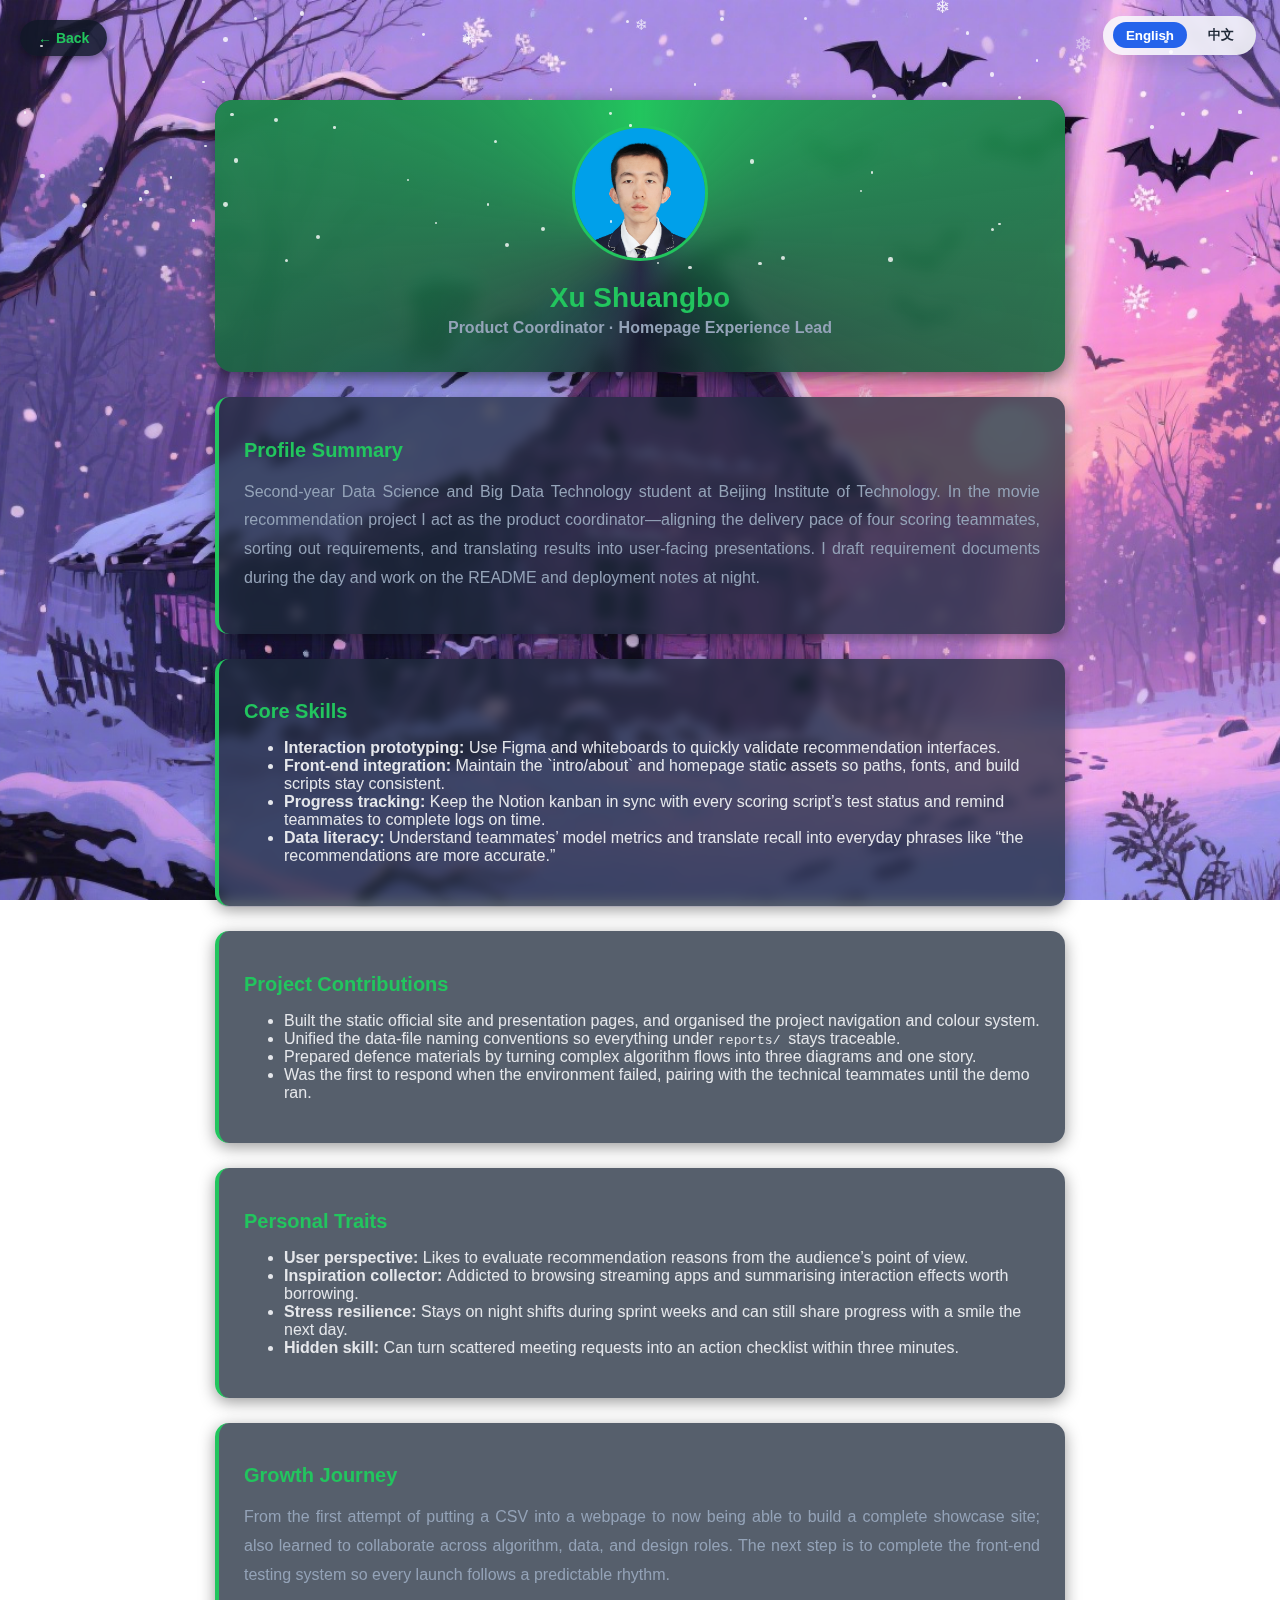
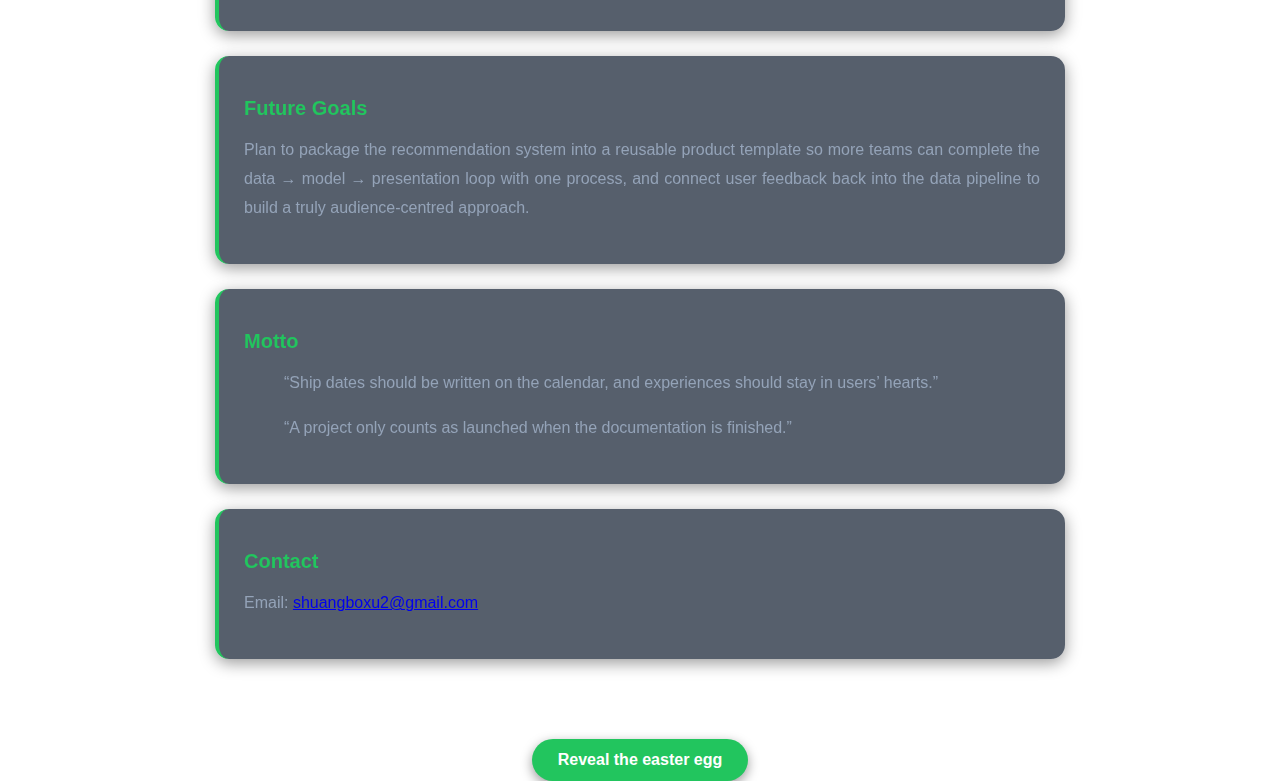
<file: intro/about/许双博.html>
<!DOCTYPE html>
<html data-lang="en" lang="en">
 <head>
  <meta charset="utf-8"/>
  <title>
   Xu Shuangbo &middot; Personal Profile | 许双博 &middot; 个人介绍
  </title>
  <meta content="width=device-width, initial-scale=1" name="viewport">
   <script defer="" src="../../lang-toggle.js">
   </script>
   <style>
    :root {
      --bg1: #0f172a;
      --bg2: #1e293b;
      --card: rgba(17,24,39,0.85);
      --text: #e5e7eb;
      --accent: #22c55e;
      --muted: #94a3b8;
    }
  body {
    margin: 0;
    font-family: "Microsoft Yahei", sans-serif;
    background: url("../images/许双博bg.png") no-repeat center center fixed;
    background-size: cover;
    color: var(--text);
    overflow-x: hidden;
  }

    /* 动态渐变背景 */
    @keyframes gradientBG {
      0% { background-position: 0% 50%; }
      50% { background-position: 100% 50%; }
      100% { background-position: 0% 50%; }
    }

    /* 返回按钮 */
    .back {
      position: fixed;
      top: 20px; left: 20px;
      background: var(--card);
      color: var(--accent);
      padding: 10px 18px;
      border-radius: 50px;
      text-decoration: none;
      font-size: 14px;
      font-weight: bold;
      transition: all 0.3s ease;
      box-shadow: 0 3px 8px rgba(0,0,0,0.4);
      overflow: hidden;
    }
    .back:hover {
      background: var(--accent);
      color: #fff;
      transform: translateX(3px);
    }

    /* 内容整体 */
    .container {
      max-width: 850px;
      margin: 100px auto 80px auto;
      display: flex;
      flex-direction: column;
      gap: 25px;
      animation: fadeIn 1.2s ease;
    }

    /* 头像卡片 */
    .profile {
      background: var(--card);
      padding: 25px;
      border-radius: 18px;
      box-shadow: 0 6px 20px rgba(0,0,0,0.55);
      text-align: center;
      backdrop-filter: blur(8px);
      position: relative;
      overflow: hidden;
    }
    .profile::after {
      content: "";
      position: absolute;
      top: -50%; left: -50%;
      width: 200%; height: 200%;
      background: conic-gradient(var(--accent), transparent, var(--accent));
      animation: spin 8s linear infinite;
      z-index: 0;
    }
    .profile img {
      width: 130px; height: 130px;
      border-radius: 50%;
      border: 3px solid var(--accent);
      margin-bottom: 12px;
      position: relative;
      z-index: 1;
    }
    h1, h3 { position: relative; z-index: 1; }
    h1 { margin: 5px 0; font-size: 28px; color: var(--accent); }
    h3 { margin: 5px 0 10px; font-size: 16px; color: var(--muted); }

    @keyframes spin {
      from { transform: rotate(0); }
      to { transform: rotate(360deg); }
    }

    /* 卡片 */
    .card {
      background: rgba(30, 41, 59, 0.75); /* 原本 #1e293b，透明度0.7 */
      padding: 25px;
      border-radius: 14px;
      box-shadow: 0 4px 16px rgba(0,0,0,0.4);
      transition: transform 0.3s ease, box-shadow 0.3s ease;
      backdrop-filter: blur(6px);
      border-left: 4px solid var(--accent);
    }
    .card:hover {
      transform: translateY(-6px);
      box-shadow: 0 8px 22px rgba(0,0,0,0.55);
    }
    .card h2 {
      font-size: 20px;
      margin-bottom: 12px;
      color: var(--accent);
    }
    .card p {
      line-height: 1.8;
      font-size: 16px;
      color: var(--muted);
      text-align: justify;
    }

    /* 彩蛋按钮 */
    .easter {
      margin: 20px auto 0 auto;
      display: block;
      background: var(--accent);
      color: #fff;
      border: none;
      border-radius: 50px;
      padding: 12px 26px;
      font-size: 16px;
      font-weight: bold;
      cursor: pointer;
      box-shadow: 0 4px 12px rgba(0,0,0,0.4);
      transition: transform 0.2s ease, box-shadow 0.2s ease;
      position: relative;
      overflow: hidden;
    }
    .easter:hover {
      transform: scale(1.05);
      box-shadow: 0 6px 18px rgba(0,0,0,0.5);
    }

    /* 动画 */
    @keyframes fadeIn {
      from { opacity: 0; transform: translateY(20px); }
      to { opacity: 1; transform: translateY(0); }
    }
   </style>
  </meta>
 </head>
 <body>
  <div class="language-switcher" data-i18n-ignore="">
   <button aria-pressed="true" class="active" data-lang="en" type="button">
    English
   </button>
   <button aria-pressed="false" data-lang="zh" type="button">
    中文
   </button>
  </div>
  <!-- 返回按钮 -->
  <a class="back" href="../about.html">
   &larr;
   <span class="lang-en">
    Back
   </span>
   <span class="lang-zh">
    返回
   </span>
  </a>
  <!-- 内容 -->
  <div class="container">
   <div class="profile">
    <img alt="许双博" src="../images/许双博1.jpg"/>
    <h1>
     <span class="lang-en">
      Xu Shuangbo
     </span>
     <span class="lang-zh">
      许双博
     </span>
    </h1>
    <h3>
     <span class="lang-en">
      Product Coordinator &middot; Homepage Experience Lead
     </span>
     <span class="lang-zh">
      产品统筹 &middot; 主页体验负责人
     </span>
    </h3>
   </div>
   <div class="card">
    <h2>
     <span class="lang-en">
      Profile Summary
     </span>
     <span class="lang-zh">
      基本介绍
     </span>
    </h2>
    <div class="lang-en">
     <p>
      Second-year Data Science and Big Data Technology student at Beijing Institute of Technology. In the movie recommendation project I act as the product coordinator&mdash;aligning the delivery pace of four scoring teammates, sorting out requirements, and translating results into user-facing presentations. I draft requirement documents during the day and work on the README and deployment notes at night.
     </p>
    </div>
    <div class="lang-zh">
     <p>
      北京理工大学数据科学与大数据技术专业大二学生。电影推荐项目里担任产品统筹，负责协调四位评分同学的交付节奏，梳理需求并把结果转译成用户能看懂的呈现方式。白天写需求文档，晚上写 README 和部署说明。
     </p>
    </div>
   </div>
   <div class="card">
    <h2>
     <span class="lang-en">
      Core Skills
     </span>
     <span class="lang-zh">
      专业技能
     </span>
    </h2>
    <div class="lang-en">
     <ul>
      <li>
       <strong>
        Interaction prototyping:
       </strong>
       Use Figma and whiteboards to quickly validate recommendation interfaces.
      </li>
      <li>
       <strong>
        Front-end integration:
       </strong>
       Maintain the `intro/about` and homepage static assets so paths, fonts, and build scripts stay consistent.
      </li>
      <li>
       <strong>
        Progress tracking:
       </strong>
       Keep the Notion kanban in sync with every scoring script&rsquo;s test status and remind teammates to complete logs on time.
      </li>
      <li>
       <strong>
        Data literacy:
       </strong>
       Understand teammates&rsquo; model metrics and translate recall into everyday phrases like &ldquo;the recommendations are more accurate.&rdquo;
      </li>
     </ul>
    </div>
    <div class="lang-zh">
     <p>
      精通
      <b>
       交互原型
      </b>
      ：用 Figma 和白板快速验证推荐界面。
      <br/>
      熟悉
      <b>
       前端集成
      </b>
      ：维护 `intro/about` 与主页静态资源，确保路径、字体和构建脚本一致。
      <br/>
      擅长
      <b>
       进度跟踪
      </b>
      ：用 Notion 看板同步每个评分脚本的测试状态，及时提醒补齐日志。
      <br/>
      具备
      <b>
       数据素养
      </b>
      ：能读懂队友的模型指标，并把召回率翻译成&ldquo;推荐更准&rdquo;这种语言。
     </p>
    </div>
   </div>
   <div class="card">
    <h2>
     <span class="lang-en">
      Project Contributions
     </span>
     <span class="lang-zh">
      项目贡献
     </span>
    </h2>
    <div class="lang-en">
     <ul>
      <li>
       Built the static official site and presentation pages, and organised the project navigation and colour system.
      </li>
      <li>
       Unified the data-file naming conventions so everything under
       <code>
        reports/
       </code>
       stays traceable.
      </li>
      <li>
       Prepared defence materials by turning complex algorithm flows into three diagrams and one story.
      </li>
      <li>
       Was the first to respond when the environment failed, pairing with the technical teammates until the demo ran.
      </li>
     </ul>
    </div>
    <div class="lang-zh">
     <p>
      负责静态官网和汇报页面搭建，整理项目导航与配色体系。
      <br/>
      统一数据文件命名规范，推动 `reports/` 目录保持可追溯。
      <br/>
      筹备答辩素材，把复杂的算法流程拆成三张图一段故事。
      <br/>
      当环境报错时第一时间顶上，和技术同学 pair debugging，直到 Demo 能跑。
     </p>
    </div>
   </div>
   <div class="card">
    <h2>
     <span class="lang-en">
      Personal Traits
     </span>
     <span class="lang-zh">
      个人特色
     </span>
    </h2>
    <div class="lang-en">
     <ul>
      <li>
       <strong>
        User perspective:
       </strong>
       Likes to evaluate recommendation reasons from the audience&rsquo;s point of view.
      </li>
      <li>
       <strong>
        Inspiration collector:
       </strong>
       Addicted to browsing streaming apps and summarising interaction effects worth borrowing.
      </li>
      <li>
       <strong>
        Stress resilience:
       </strong>
       Stays on night shifts during sprint weeks and can still share progress with a smile the next day.
      </li>
      <li>
       <strong>
        Hidden skill:
       </strong>
       Can turn scattered meeting requests into an action checklist within three minutes.
      </li>
     </ul>
    </div>
    <div class="lang-zh">
     <p>
      <b>
       用户视角
      </b>
      ：喜欢站在观影者角度评估推荐理由。
      <br/>
      <b>
       灵感收集
      </b>
      ：沉迷逛流媒体 App，总结值得借鉴的交互动效。
      <br/>
      <b>
       抗压属性
      </b>
      ：冲刺周常驻夜班，第二天还能笑着讲进度。
      <br/>
      <b>
       隐藏技能
      </b>
      ：能在会议上三分钟把散乱的需求变成行动清单。
     </p>
    </div>
   </div>
   <div class="card">
    <h2>
     <span class="lang-en">
      Growth Journey
     </span>
     <span class="lang-zh">
      成长经历
     </span>
    </h2>
    <div class="lang-en">
     <p>
      From the first attempt of putting a CSV into a webpage to now being able to build a complete showcase site; also learned to collaborate across algorithm, data, and design roles. The next step is to complete the front-end testing system so every launch follows a predictable rhythm.
     </p>
    </div>
    <div class="lang-zh">
     <p>
      从第一次把 CSV 塞进网页，到现在能搭起完整的展示站点；也学会了和算法、数据、设计多角色合作。下一步准备补完前端测试体系，把每次上线都控制在可预期的节奏里。
     </p>
    </div>
   </div>
   <div class="card">
    <h2>
     <span class="lang-en">
      Future Goals
     </span>
     <span class="lang-zh">
      未来目标
     </span>
    </h2>
    <div class="lang-en">
     <p>
      Plan to package the recommendation system into a reusable product template so more teams can complete the data &rarr; model &rarr; presentation loop with one process, and connect user feedback back into the data pipeline to build a truly audience-centred approach.
     </p>
    </div>
    <div class="lang-zh">
     <p>
      想把这个推荐系统包装成可复用的产品模板，让更多团队能用一套流程完成数据&rarr;模型&rarr;展示的闭环，同时把用户反馈接入数据管线，形成真正的&ldquo;以观众为中心&rdquo;。
     </p>
    </div>
   </div>
   <div class="card">
    <h2>
     <span class="lang-en">
      Motto
     </span>
     <span class="lang-zh">
      座右铭
     </span>
    </h2>
    <div class="lang-en">
     <blockquote>
      <p>
       &ldquo;Ship dates should be written on the calendar, and experiences should stay in users&rsquo; hearts.&rdquo;
      </p>
      <p>
       &ldquo;A project only counts as launched when the documentation is finished.&rdquo;
      </p>
     </blockquote>
    </div>
    <div class="lang-zh">
     <p>
      &ldquo;交付要写在日历上，体验要放进用户心里。&rdquo;
      &mdash;&mdash;以及：&ldquo;文档写完，项目才算上线。&rdquo;
     </p>
    </div>
   </div>
   <div class="card">
    <h2>
     <span class="lang-en">
      Contact
     </span>
     <span class="lang-zh">
      联系方式
     </span>
    </h2>
    <div class="lang-en">
     <p>
      Email:
      <a href="mailto:shuangboxu2@gmail.com">
       shuangboxu2@gmail.com
      </a>
     </p>
    </div>
    <div class="lang-zh">
     <p>
      shuangboxu2@gmail.com
     </p>
    </div>
   </div>
  </div>
  <!-- 彩蛋按钮 -->
  <button class="easter" onclick="showTruth()">
   <span class="lang-en">
    Reveal the easter egg
   </span>
   <span class="lang-zh">
    点我查看隐藏真相
   </span>
  </button>
  <script>
   function showTruth() {
      alert("隐藏真相：其实我只是把 Notion 待办贴满的产品狗 🤣");
      // 小彩带特效
      for (let i = 0; i < 20; i++) {
        const confetti = document.createElement("div");
        confetti.style.position = "fixed";
        confetti.style.left = Math.random() * window.innerWidth + "px";
        confetti.style.top = "-20px";
        confetti.style.width = "8px";
        confetti.style.height = "8px";
        confetti.style.background = `hsl(${Math.random()*360},80%,60%)`;
        confetti.style.borderRadius = "50%";
        confetti.style.opacity = "0.9";
        confetti.style.pointerEvents = "none";
        document.body.appendChild(confetti);

        let fall = setInterval(() => {
          confetti.style.top = (parseFloat(confetti.style.top) + 4) + "px";
          if (parseFloat(confetti.style.top) > window.innerHeight) {
            confetti.remove();
            clearInterval(fall);
          }
        }, 16);
      }
    }
  </script>
  <!-- 背景音乐 -->
  <audio autoplay="" id="bgm" loop="" muted="" src="../musics/Lily's Theme.mp3">
  </audio>
  <script>
   // 等待页面加载后尝试解除静音播放
    window.addEventListener("load", function () {
      const audio = document.getElementById("bgm");
      // 延时解除静音，确保浏览器允许
      setTimeout(() => {
        audio.muted = false;
        audio.play().catch(err => {
          console.log("自动播放被拦截，需手动交互：", err);
        });
      }, 500);
    });
  </script>
  <script>
   function createSnow() {
    const snow = document.createElement("div");
    snow.innerText = "❄";
    snow.style.position = "fixed";
    snow.style.top = "-20px";
    snow.style.left = Math.random() * window.innerWidth + "px";
    snow.style.fontSize = Math.random() * 12 + 10 + "px";
    snow.style.color = "white";
    snow.style.opacity = Math.random() * 0.8 + 0.2; // 0.2~1 之间
    snow.style.pointerEvents = "none";
    snow.style.zIndex = 9999;
    document.body.appendChild(snow);

    // 随机水平漂移方向与速度
    const drift = (Math.random() - 0.5) * 1; 
    const fallSpeed = Math.random() * 1.5 + 1; // 下落速度

    let top = -20;
    let left = parseFloat(snow.style.left);

    function fall() {
      top += fallSpeed;
      left += drift;

      snow.style.top = top + "px";
      snow.style.left = left + "px";

      // 如果落到底部，就移除
      if (top > window.innerHeight) {
        snow.remove();
        return;
      }

      requestAnimationFrame(fall);
    }
    requestAnimationFrame(fall);
  }

  // 每150ms生成一片雪
  setInterval(createSnow, 150);
  </script>
  <style>
   .star {
    position: fixed;
    background: white;
    border-radius: 50%;
    opacity: 0.8;
    pointer-events: none;
    z-index: 9998;
    animation: twinkle 2s infinite alternate;
  }

  /* 星星闪烁动画 */
  @keyframes twinkle {
    from { opacity: 0.3; transform: scale(0.8); }
    to   { opacity: 1; transform: scale(1.2); }
  }
  </style>
  <script>
   function createStars(count = 40) {
    for (let i = 0; i < count; i++) {
      const star = document.createElement("div");
      star.classList.add("star");

      // 随机大小
      const size = Math.random() * 3 + 2; // 2px~5px
      star.style.width = size + "px";
      star.style.height = size + "px";

      // 随机位置（只在屏幕上半部分出现）
      const left = Math.random() * window.innerWidth;
      const top = Math.random() * (window.innerHeight * 0.3);
      star.style.left = left + "px";
      star.style.top = top + "px";

      // 每颗星星动画延迟不一样，看起来更自然
      star.style.animationDelay = (Math.random() * 3) + "s";
      star.style.animationDuration = (Math.random() * 2 + 1.5) + "s";

      document.body.appendChild(star);
    }
  }

  // 页面加载时生成星星
  window.onload = () => {
    createStars(60); // 默认 60 颗
  };
  </script>
 </body>
</html>
</file>
